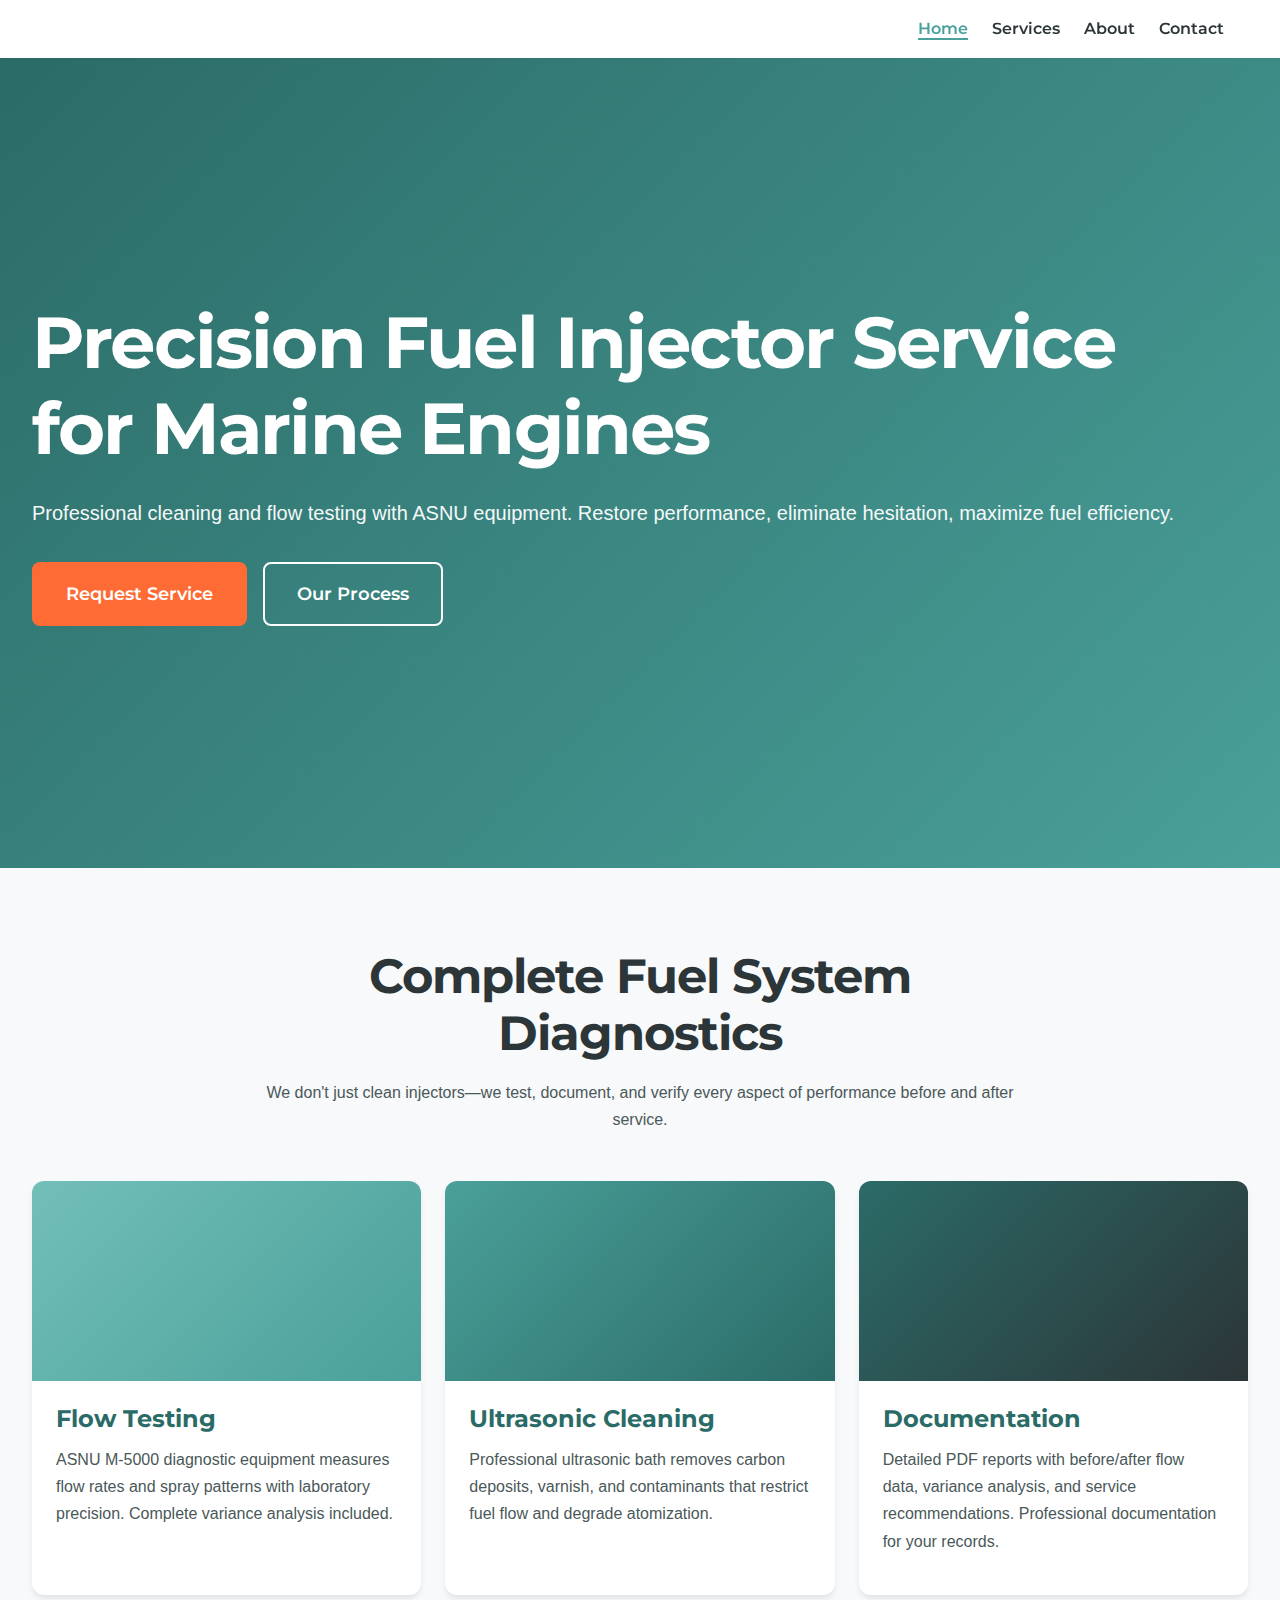
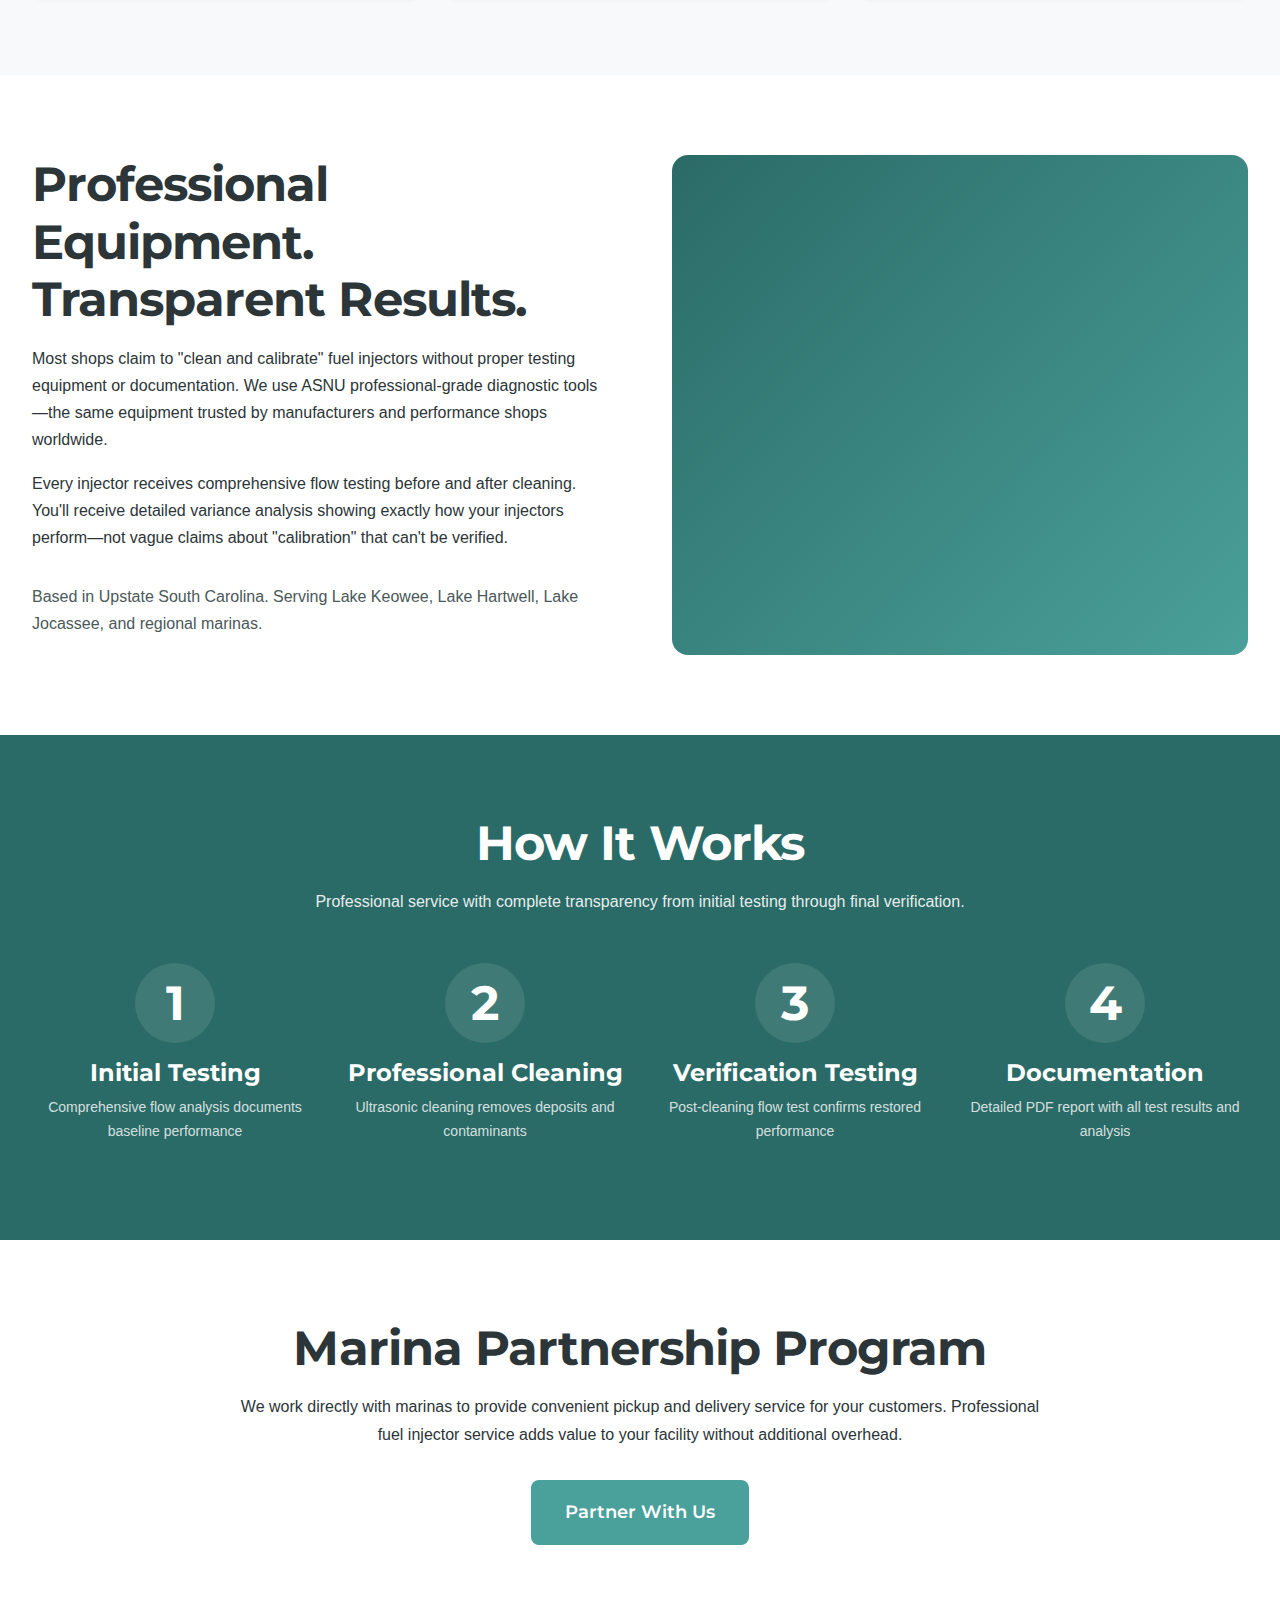
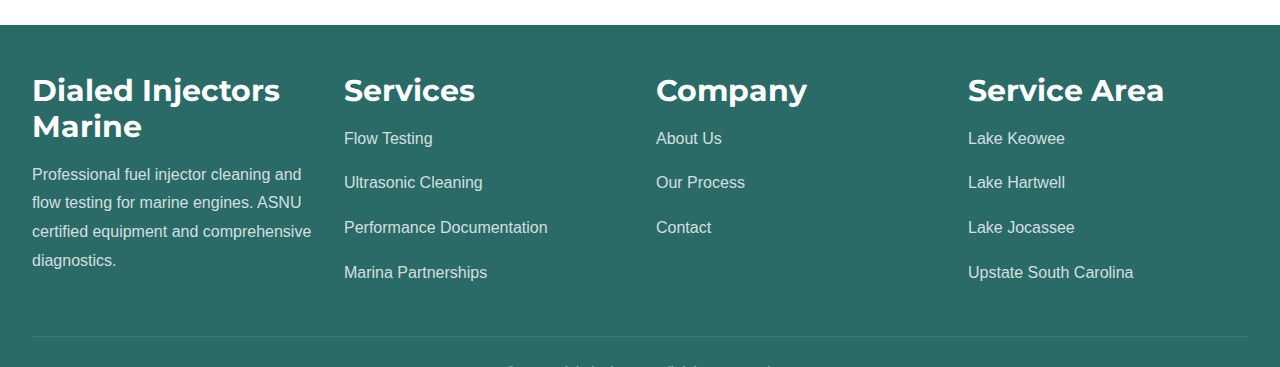
<file: index.html>
<!DOCTYPE html>
<html lang="en">
<head>
    <meta charset="UTF-8">
    <meta http-equiv="refresh" content="0;url=/marine/">
    <meta name="viewport" content="width=device-width, initial-scale=1.0">
    <title>Dialed Injectors - Professional Fuel Injector Service</title>
    <link rel="canonical" href="/marine/" />
</head>
<body>
    <p>Redirecting to <a href="/marine/">Marine Services</a>...</p>
</body>
</html>
</file>
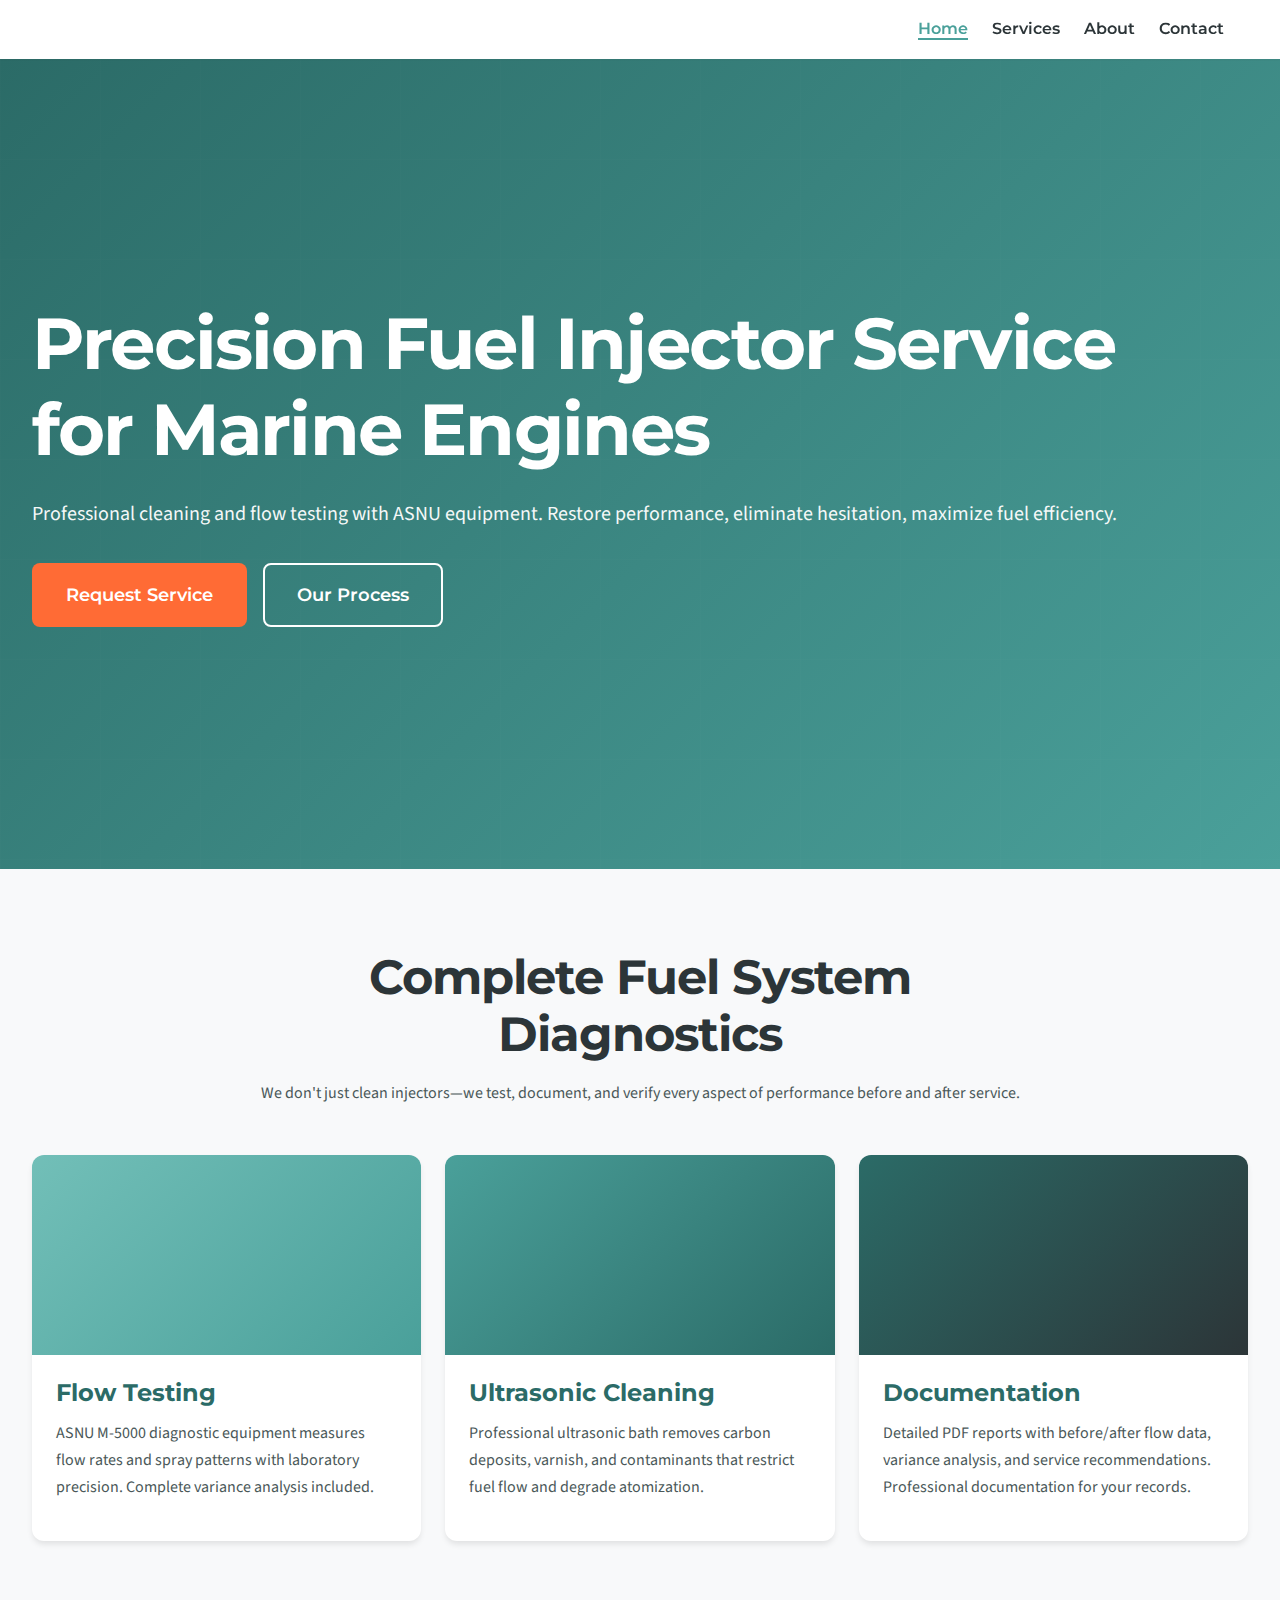
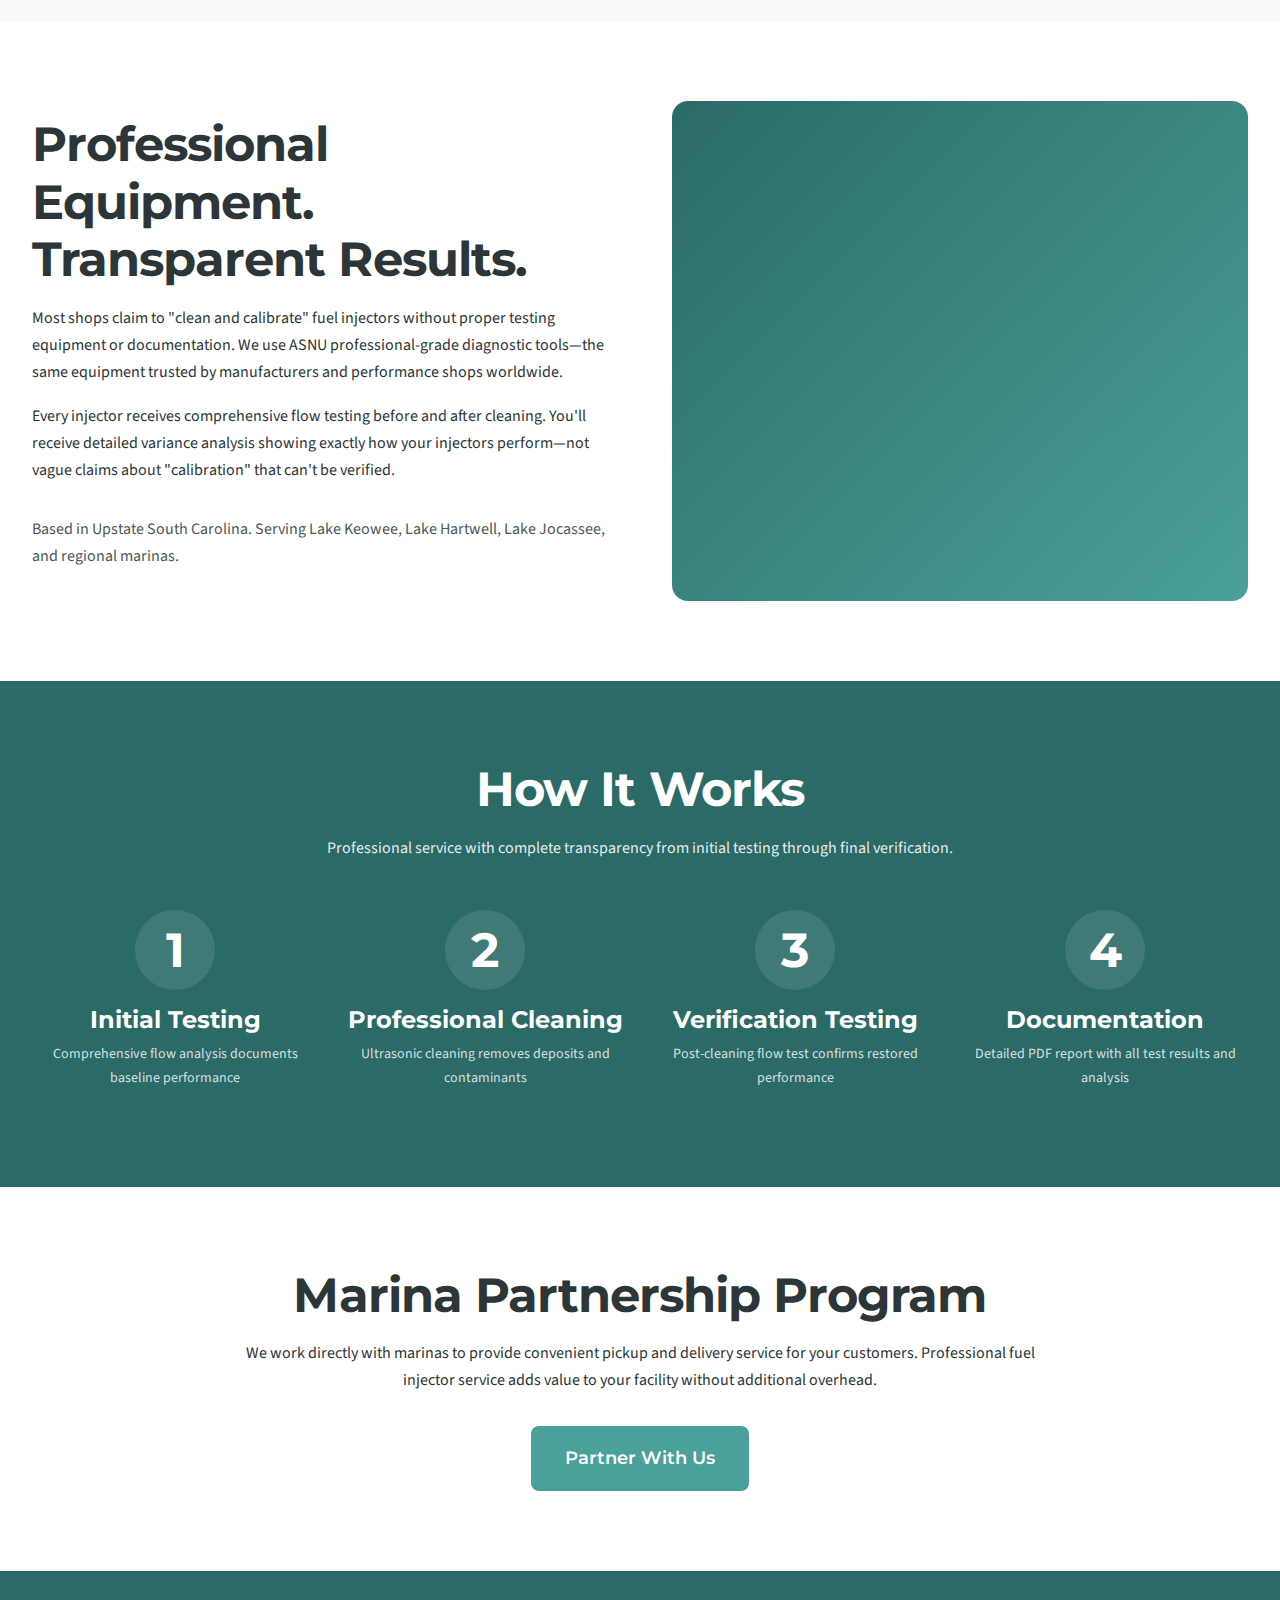
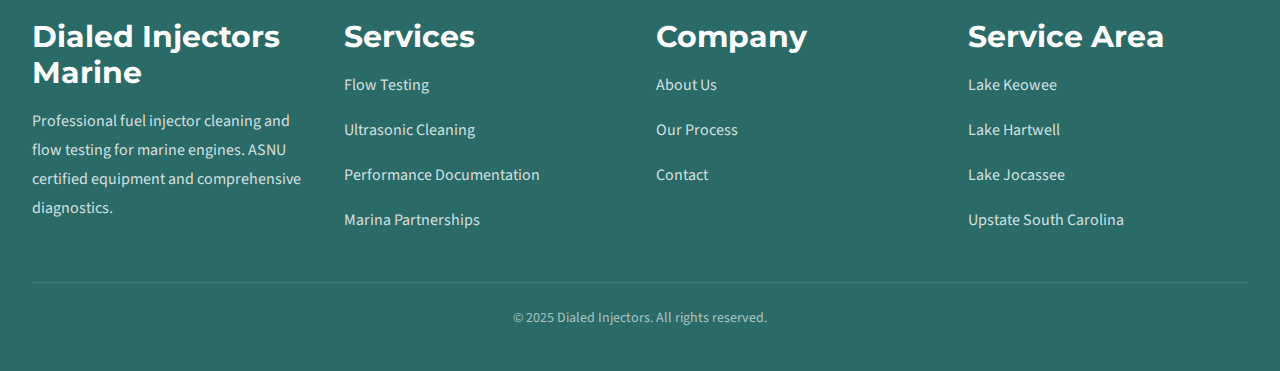
<file: marine/index.html>
<!DOCTYPE html>
<html lang="en">
<head>
    <meta charset="UTF-8">
    <meta name="viewport" content="width=device-width, initial-scale=1.0">
    <meta name="description" content="Professional marine fuel injector cleaning and flow testing service. ASNU certified equipment. Serving Lake Keowee and Upstate South Carolina marinas.">
    <title>Dialed Injectors Marine | Professional Fuel Injector Service</title>
    
    <!-- Google Fonts -->
    <link rel="preconnect" href="https://fonts.googleapis.com">
    <link rel="preconnect" href="https://fonts.gstatic.com" crossorigin>
    <link href="https://fonts.googleapis.com/css2?family=Montserrat:wght@600;700&family=Source+Sans+3:wght@300;400;600&display=swap" rel="stylesheet">
    
    <!-- Stylesheet -->
    <link rel="stylesheet" href="../css/main.css">
</head>
<body>

    <!-- ========== NAVIGATION - UPDATE IN ALL FILES ========== -->
    <nav class="nav">
        <div class="container">
            <div class="nav-container">
                <a href="index.html" class="nav-logo">
                    <img src="../images/logo.svg" alt="Dialed Injectors" class="nav-logo-img">
                </a>
                <ul class="nav-menu">
                    <li><a href="index.html" class="nav-link active">Home</a></li>
                    <li><a href="services.html" class="nav-link">Services</a></li>
                    <li><a href="about.html" class="nav-link">About</a></li>
                    <li><a href="contact.html" class="nav-link">Contact</a></li>
                </ul>
            </div>
        </div>
    </nav>
    <!-- ========== END NAVIGATION ========== -->

    <!-- ========== HERO SECTION ========== -->
    <section class="hero">
        <div class="container">
            <div class="hero-content">
                <h1>Precision Fuel Injector Service<br>for Marine Engines</h1>
                <p>Professional cleaning and flow testing with ASNU equipment. Restore performance, eliminate hesitation, maximize fuel efficiency.</p>
                <div class="flex gap-4">
                    <a href="contact.html" class="btn btn-primary btn-lg">Request Service</a>
                    <a href="services.html" class="btn btn-outline btn-lg">Our Process</a>
                </div>
            </div>
        </div>
    </section>
    <!-- ========== END HERO ========== -->

    <!-- ========== SERVICES OVERVIEW ========== -->
    <section class="section bg-off-white">
        <div class="container">
            <div class="text-center" style="max-width: 800px; margin: 0 auto var(--space-12);">
                <h2>Complete Fuel System Diagnostics</h2>
                <p class="text-secondary">We don't just clean injectors—we test, document, and verify every aspect of performance before and after service.</p>
            </div>

            <div class="grid grid-cols-3">
                <div class="card">
                    <div style="height: 200px; background: linear-gradient(135deg, var(--primary-light), var(--primary)); margin: calc(-1 * var(--space-6)) calc(-1 * var(--space-6)) var(--space-6); border-radius: var(--radius-lg) var(--radius-lg) 0 0;"></div>
                    <h3 class="card-title">Flow Testing</h3>
                    <p class="card-text">ASNU M-5000 diagnostic equipment measures flow rates and spray patterns with laboratory precision. Complete variance analysis included.</p>
                </div>

                <div class="card">
                    <div style="height: 200px; background: linear-gradient(135deg, var(--primary), var(--primary-dark)); margin: calc(-1 * var(--space-6)) calc(-1 * var(--space-6)) var(--space-6); border-radius: var(--radius-lg) var(--radius-lg) 0 0;"></div>
                    <h3 class="card-title">Ultrasonic Cleaning</h3>
                    <p class="card-text">Professional ultrasonic bath removes carbon deposits, varnish, and contaminants that restrict fuel flow and degrade atomization.</p>
                </div>

                <div class="card">
                    <div style="height: 200px; background: linear-gradient(135deg, var(--primary-dark), var(--text-primary)); margin: calc(-1 * var(--space-6)) calc(-1 * var(--space-6)) var(--space-6); border-radius: var(--radius-lg) var(--radius-lg) 0 0;"></div>
                    <h3 class="card-title">Documentation</h3>
                    <p class="card-text">Detailed PDF reports with before/after flow data, variance analysis, and service recommendations. Professional documentation for your records.</p>
                </div>
            </div>
        </div>
    </section>
    <!-- ========== END SERVICES OVERVIEW ========== -->

    <!-- ========== WHY DIALED INJECTORS ========== -->
    <section class="section">
        <div class="container">
            <div class="grid" style="grid-template-columns: 1fr 1fr; align-items: center; gap: var(--space-16);">
                <div>
                    <h2>Professional Equipment.<br>Transparent Results.</h2>
                    <p>Most shops claim to "clean and calibrate" fuel injectors without proper testing equipment or documentation. We use ASNU professional-grade diagnostic tools—the same equipment trusted by manufacturers and performance shops worldwide.</p>
                    <p>Every injector receives comprehensive flow testing before and after cleaning. You'll receive detailed variance analysis showing exactly how your injectors perform—not vague claims about "calibration" that can't be verified.</p>
                    <p class="text-secondary" style="margin-top: var(--space-8);">Based in Upstate South Carolina. Serving Lake Keowee, Lake Hartwell, Lake Jocassee, and regional marinas.</p>
                </div>
                <div style="height: 500px; background: linear-gradient(135deg, var(--primary-dark), var(--primary)); border-radius: var(--radius-xl);"></div>
            </div>
        </div>
    </section>
    <!-- ========== END WHY SECTION ========== -->

    <!-- ========== PROCESS OVERVIEW ========== -->
    <section class="section bg-primary-dark">
        <div class="container">
            <div class="text-center" style="max-width: 800px; margin: 0 auto var(--space-12);">
                <h2 style="color: var(--bg-white);">How It Works</h2>
                <p style="color: rgba(255,255,255,0.9);">Professional service with complete transparency from initial testing through final verification.</p>
            </div>

            <div class="grid grid-cols-4">
                <div class="text-center" style="color: var(--bg-white);">
                    <div style="width: 80px; height: 80px; background: rgba(255,255,255,0.1); border-radius: var(--radius-full); margin: 0 auto var(--space-4); display: flex; align-items: center; justify-content: center; font-size: var(--text-4xl); font-family: var(--font-display); font-weight: var(--weight-bold);">1</div>
                    <h4 style="color: var(--bg-white); margin-bottom: var(--space-2);">Initial Testing</h4>
                    <p style="color: rgba(255,255,255,0.8); font-size: var(--text-sm);">Comprehensive flow analysis documents baseline performance</p>
                </div>

                <div class="text-center" style="color: var(--bg-white);">
                    <div style="width: 80px; height: 80px; background: rgba(255,255,255,0.1); border-radius: var(--radius-full); margin: 0 auto var(--space-4); display: flex; align-items: center; justify-content: center; font-size: var(--text-4xl); font-family: var(--font-display); font-weight: var(--weight-bold);">2</div>
                    <h4 style="color: var(--bg-white); margin-bottom: var(--space-2);">Professional Cleaning</h4>
                    <p style="color: rgba(255,255,255,0.8); font-size: var(--text-sm);">Ultrasonic cleaning removes deposits and contaminants</p>
                </div>

                <div class="text-center" style="color: var(--bg-white);">
                    <div style="width: 80px; height: 80px; background: rgba(255,255,255,0.1); border-radius: var(--radius-full); margin: 0 auto var(--space-4); display: flex; align-items: center; justify-content: center; font-size: var(--text-4xl); font-family: var(--font-display); font-weight: var(--weight-bold);">3</div>
                    <h4 style="color: var(--bg-white); margin-bottom: var(--space-2);">Verification Testing</h4>
                    <p style="color: rgba(255,255,255,0.8); font-size: var(--text-sm);">Post-cleaning flow test confirms restored performance</p>
                </div>

                <div class="text-center" style="color: var(--bg-white);">
                    <div style="width: 80px; height: 80px; background: rgba(255,255,255,0.1); border-radius: var(--radius-full); margin: 0 auto var(--space-4); display: flex; align-items: center; justify-content: center; font-size: var(--text-4xl); font-family: var(--font-display); font-weight: var(--weight-bold);">4</div>
                    <h4 style="color: var(--bg-white); margin-bottom: var(--space-2);">Documentation</h4>
                    <p style="color: rgba(255,255,255,0.8); font-size: var(--text-sm);">Detailed PDF report with all test results and analysis</p>
                </div>
            </div>
        </div>
    </section>
    <!-- ========== END PROCESS ========== -->

    <!-- ========== MARINA PARTNERSHIPS ========== -->
    <section class="section">
        <div class="container">
            <div class="text-center" style="max-width: 800px; margin: 0 auto;">
                <h2>Marina Partnership Program</h2>
                <p>We work directly with marinas to provide convenient pickup and delivery service for your customers. Professional fuel injector service adds value to your facility without additional overhead.</p>
                <div style="margin-top: var(--space-8);">
                    <a href="contact.html" class="btn btn-secondary btn-lg">Partner With Us</a>
                </div>
            </div>
        </div>
    </section>
    <!-- ========== END MARINA PARTNERSHIPS ========== -->

    <!-- ========== FOOTER - UPDATE IN ALL FILES ========== -->
    <footer class="footer">
        <div class="container">
            <div class="footer-content">
                <div class="footer-section">
                    <h3>Dialed Injectors Marine</h3>
                    <p>Professional fuel injector cleaning and flow testing for marine engines. ASNU certified equipment and comprehensive diagnostics.</p>
                </div>

                <div class="footer-section">
                    <h3>Services</h3>
                    <p><a href="services.html">Flow Testing</a></p>
                    <p><a href="services.html">Ultrasonic Cleaning</a></p>
                    <p><a href="services.html">Performance Documentation</a></p>
                    <p><a href="services.html">Marina Partnerships</a></p>
                </div>

                <div class="footer-section">
                    <h3>Company</h3>
                    <p><a href="about.html">About Us</a></p>
                    <p><a href="services.html">Our Process</a></p>
                    <p><a href="contact.html">Contact</a></p>
                </div>

                <div class="footer-section">
                    <h3>Service Area</h3>
                    <p>Lake Keowee</p>
                    <p>Lake Hartwell</p>
                    <p>Lake Jocassee</p>
                    <p>Upstate South Carolina</p>
                </div>
            </div>

            <div class="footer-bottom">
                <p>&copy; 2025 Dialed Injectors. All rights reserved.</p>
            </div>
        </div>
    </footer>
    <!-- ========== END FOOTER ========== -->

</body>
</html>
</file>
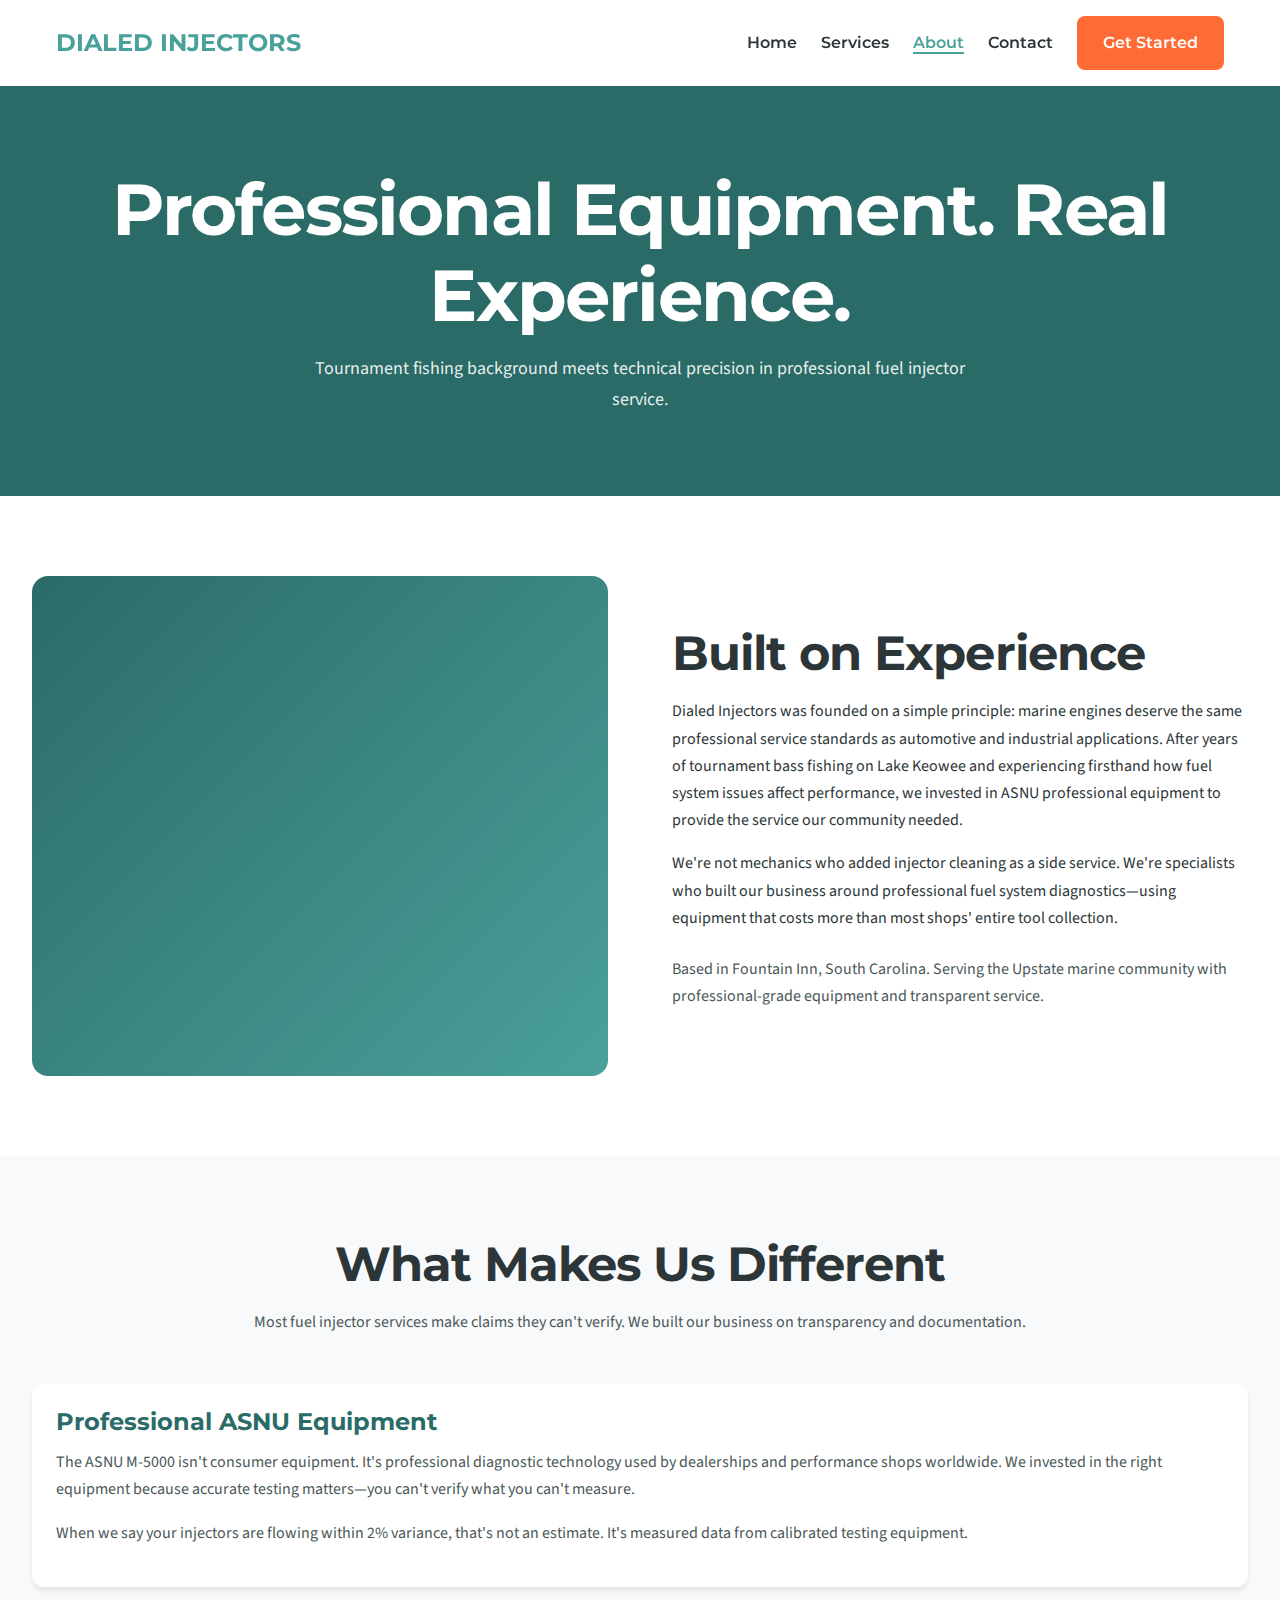
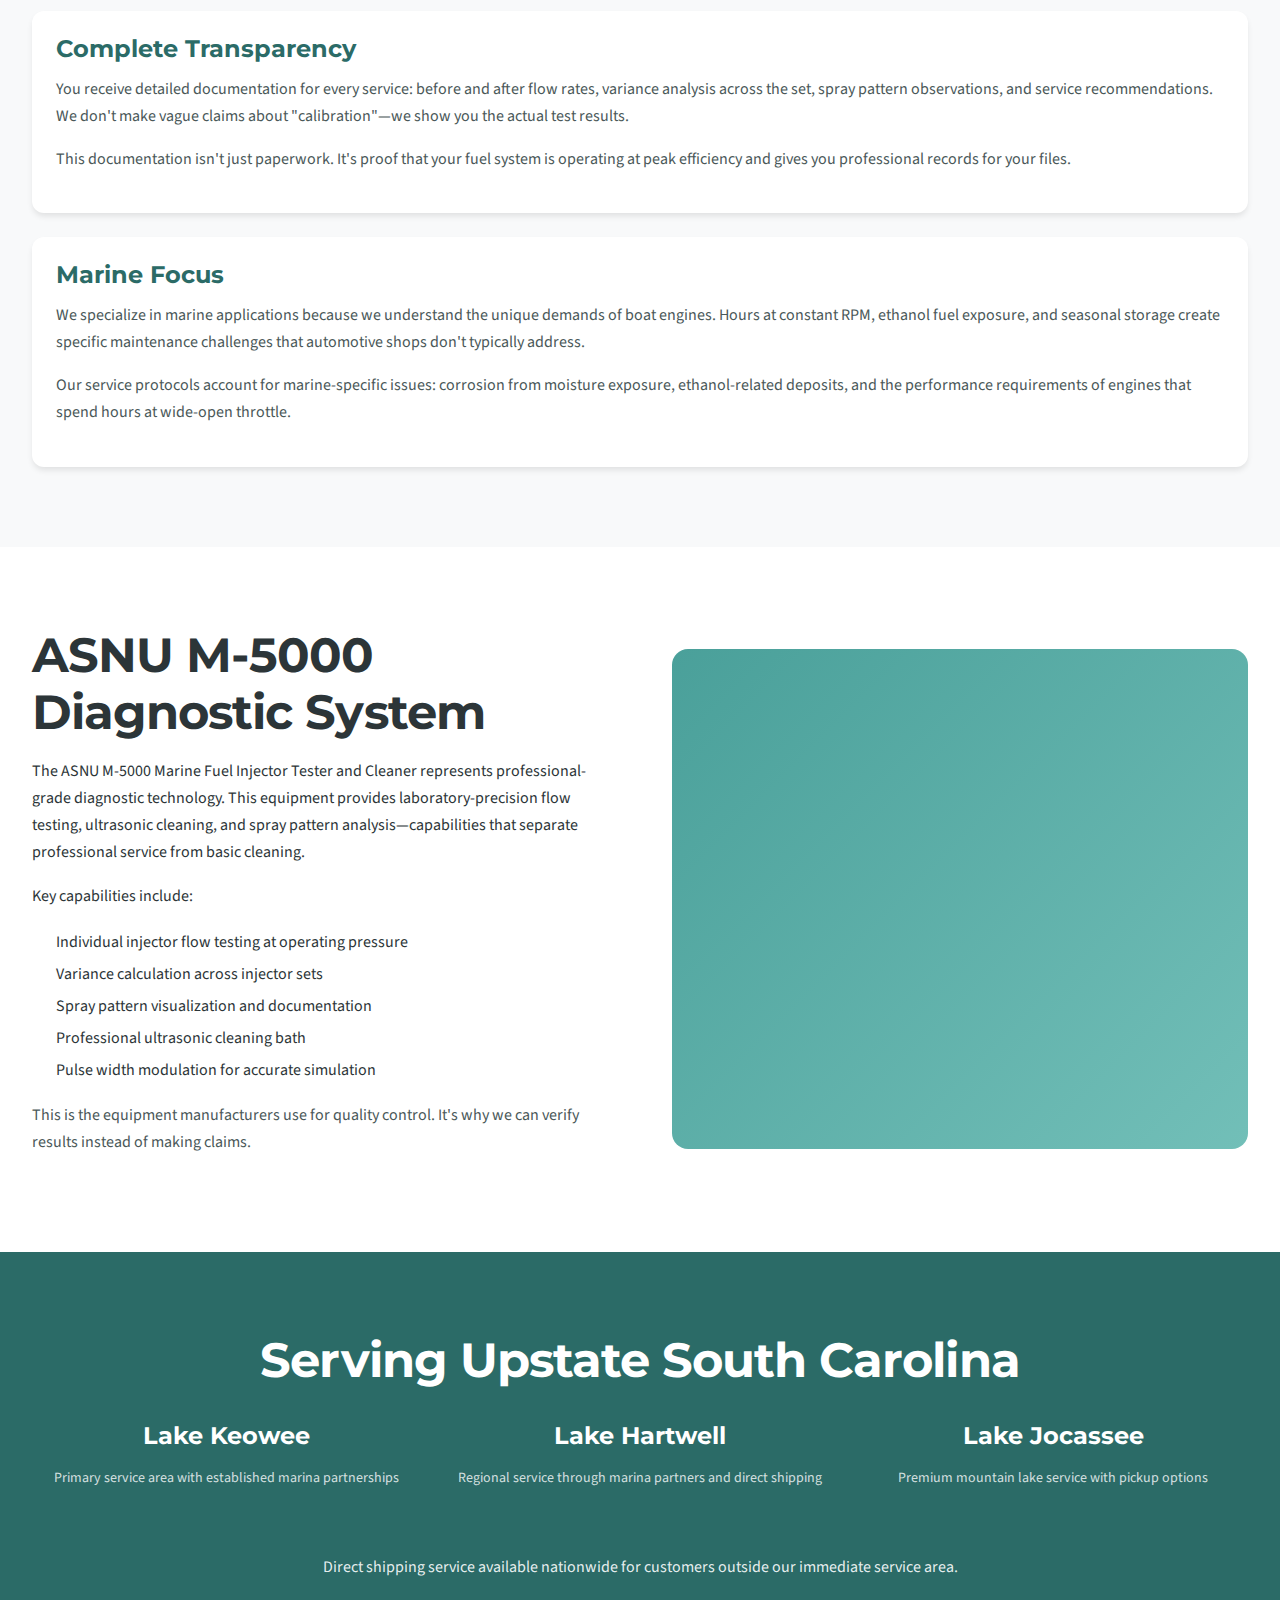
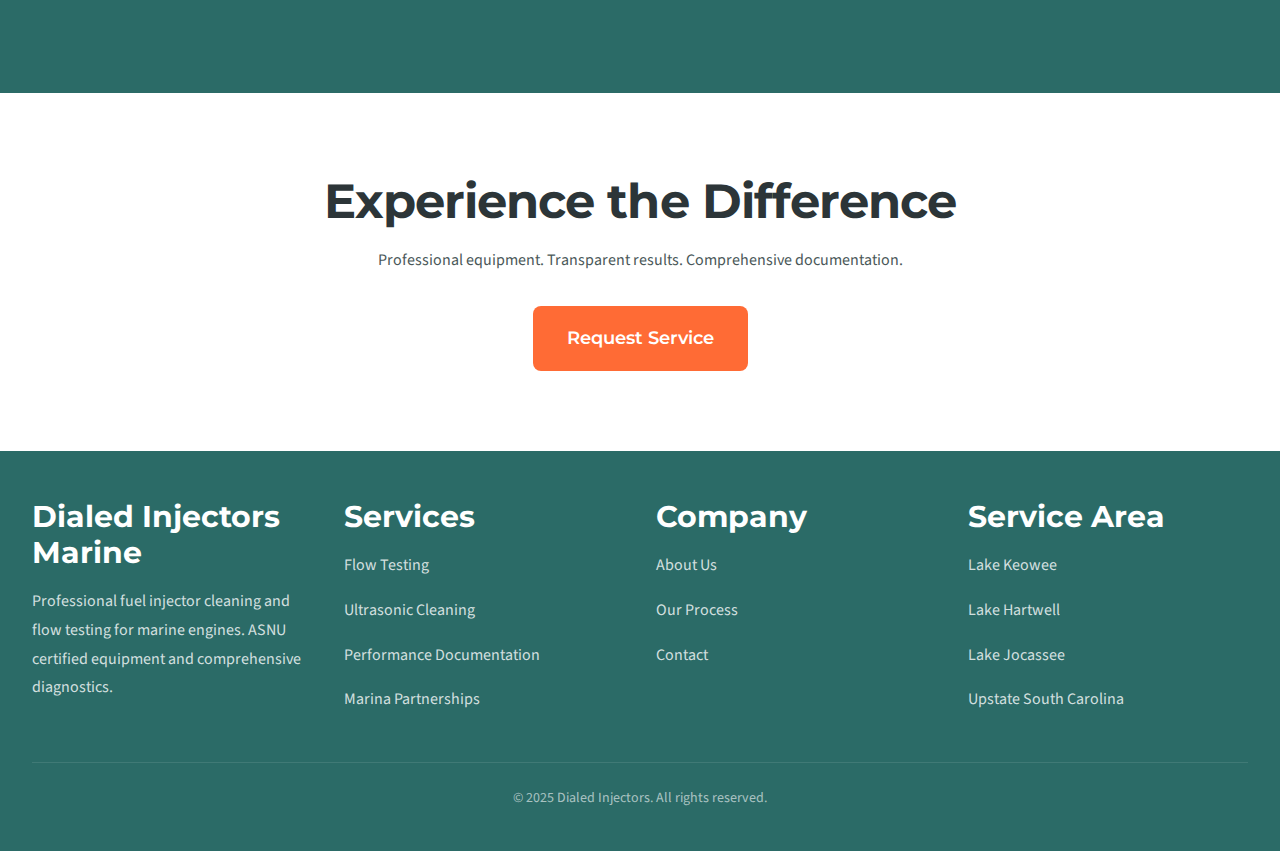
<file: marine/about.html>
<!DOCTYPE html>
<html lang="en">
<head>
    <meta charset="UTF-8">
    <meta name="viewport" content="width=device-width, initial-scale=1.0">
    <meta name="description" content="About Dialed Injectors Marine - Professional fuel injector service with ASNU equipment. Tournament fishing experience meets technical expertise.">
    <title>About | Dialed Injectors Marine</title>
    
    <!-- Google Fonts -->
    <link rel="preconnect" href="https://fonts.googleapis.com">
    <link rel="preconnect" href="https://fonts.gstatic.com" crossorigin>
    <link href="https://fonts.googleapis.com/css2?family=Montserrat:wght@600;700&family=Source+Sans+3:wght@300;400;600&display=swap" rel="stylesheet">
    
    <!-- Stylesheet -->
    <link rel="stylesheet" href="../css/main.css">
</head>
<body>

    <!-- ========== NAVIGATION - UPDATE IN ALL FILES ========== -->
    <nav class="nav">
        <div class="container">
            <div class="nav-container">
                <a href="index.html" class="nav-logo">DIALED INJECTORS</a>
                <ul class="nav-menu">
                    <li><a href="index.html" class="nav-link">Home</a></li>
                    <li><a href="services.html" class="nav-link">Services</a></li>
                    <li><a href="about.html" class="nav-link active">About</a></li>
                    <li><a href="contact.html" class="nav-link">Contact</a></li>
                    <li><a href="contact.html" class="btn btn-primary">Get Started</a></li>
                </ul>
            </div>
        </div>
    </nav>
    <!-- ========== END NAVIGATION ========== -->

    <!-- ========== PAGE HEADER ========== -->
    <section class="section bg-primary-dark">
        <div class="container text-center">
            <h1 style="color: var(--bg-white);">Professional Equipment. Real Experience.</h1>
            <p style="color: rgba(255,255,255,0.9); max-width: 700px; margin: 0 auto; font-size: var(--text-lg);">Tournament fishing background meets technical precision in professional fuel injector service.</p>
        </div>
    </section>
    <!-- ========== END PAGE HEADER ========== -->

    <!-- ========== OUR STORY ========== -->
    <section class="section">
        <div class="container">
            <div class="grid" style="grid-template-columns: 1fr 1fr; align-items: center; gap: var(--space-16);">
                <div style="height: 500px; background: linear-gradient(135deg, var(--primary-dark), var(--primary)); border-radius: var(--radius-xl);"></div>
                <div>
                    <h2>Built on Experience</h2>
                    <p>Dialed Injectors was founded on a simple principle: marine engines deserve the same professional service standards as automotive and industrial applications. After years of tournament bass fishing on Lake Keowee and experiencing firsthand how fuel system issues affect performance, we invested in ASNU professional equipment to provide the service our community needed.</p>
                    <p>We're not mechanics who added injector cleaning as a side service. We're specialists who built our business around professional fuel system diagnostics—using equipment that costs more than most shops' entire tool collection.</p>
                    <p class="text-secondary" style="margin-top: var(--space-6);">Based in Fountain Inn, South Carolina. Serving the Upstate marine community with professional-grade equipment and transparent service.</p>
                </div>
            </div>
        </div>
    </section>
    <!-- ========== END OUR STORY ========== -->

    <!-- ========== WHY DIFFERENT ========== -->
    <section class="section bg-off-white">
        <div class="container">
            <div class="text-center" style="max-width: 800px; margin: 0 auto var(--space-12);">
                <h2>What Makes Us Different</h2>
                <p class="text-secondary">Most fuel injector services make claims they can't verify. We built our business on transparency and documentation.</p>
            </div>

            <div class="grid">
                <div class="card">
                    <h3 class="card-title">Professional ASNU Equipment</h3>
                    <p class="card-text">The ASNU M-5000 isn't consumer equipment. It's professional diagnostic technology used by dealerships and performance shops worldwide. We invested in the right equipment because accurate testing matters—you can't verify what you can't measure.</p>
                    <p class="card-text">When we say your injectors are flowing within 2% variance, that's not an estimate. It's measured data from calibrated testing equipment.</p>
                </div>

                <div class="card">
                    <h3 class="card-title">Complete Transparency</h3>
                    <p class="card-text">You receive detailed documentation for every service: before and after flow rates, variance analysis across the set, spray pattern observations, and service recommendations. We don't make vague claims about "calibration"—we show you the actual test results.</p>
                    <p class="card-text">This documentation isn't just paperwork. It's proof that your fuel system is operating at peak efficiency and gives you professional records for your files.</p>
                </div>

                <div class="card">
                    <h3 class="card-title">Marine Focus</h3>
                    <p class="card-text">We specialize in marine applications because we understand the unique demands of boat engines. Hours at constant RPM, ethanol fuel exposure, and seasonal storage create specific maintenance challenges that automotive shops don't typically address.</p>
                    <p class="card-text">Our service protocols account for marine-specific issues: corrosion from moisture exposure, ethanol-related deposits, and the performance requirements of engines that spend hours at wide-open throttle.</p>
                </div>
            </div>
        </div>
    </section>
    <!-- ========== END WHY DIFFERENT ========== -->

    <!-- ========== EQUIPMENT ========== -->
    <section class="section">
        <div class="container">
            <div class="grid" style="grid-template-columns: 1fr 1fr; align-items: center; gap: var(--space-16);">
                <div>
                    <h2>ASNU M-5000 Diagnostic System</h2>
                    <p>The ASNU M-5000 Marine Fuel Injector Tester and Cleaner represents professional-grade diagnostic technology. This equipment provides laboratory-precision flow testing, ultrasonic cleaning, and spray pattern analysis—capabilities that separate professional service from basic cleaning.</p>
                    <p>Key capabilities include:</p>
                    <p style="margin-left: var(--space-6); line-height: 2;">
                        Individual injector flow testing at operating pressure<br>
                        Variance calculation across injector sets<br>
                        Spray pattern visualization and documentation<br>
                        Professional ultrasonic cleaning bath<br>
                        Pulse width modulation for accurate simulation
                    </p>
                    <p class="text-secondary">This is the equipment manufacturers use for quality control. It's why we can verify results instead of making claims.</p>
                </div>
                <div style="height: 500px; background: linear-gradient(135deg, var(--primary), var(--primary-light)); border-radius: var(--radius-xl);"></div>
            </div>
        </div>
    </section>
    <!-- ========== END EQUIPMENT ========== -->

    <!-- ========== SERVICE AREA ========== -->
    <section class="section bg-primary-dark">
        <div class="container">
            <div class="text-center">
                <h2 style="color: var(--bg-white); margin-bottom: var(--space-8);">Serving Upstate South Carolina</h2>
                
                <div class="grid grid-cols-3" style="margin-bottom: var(--space-12);">
                    <div style="color: var(--bg-white);">
                        <h4 style="color: var(--bg-white);">Lake Keowee</h4>
                        <p style="color: rgba(255,255,255,0.8); font-size: var(--text-sm);">Primary service area with established marina partnerships</p>
                    </div>
                    <div style="color: var(--bg-white);">
                        <h4 style="color: var(--bg-white);">Lake Hartwell</h4>
                        <p style="color: rgba(255,255,255,0.8); font-size: var(--text-sm);">Regional service through marina partners and direct shipping</p>
                    </div>
                    <div style="color: var(--bg-white);">
                        <h4 style="color: var(--bg-white);">Lake Jocassee</h4>
                        <p style="color: rgba(255,255,255,0.8); font-size: var(--text-sm);">Premium mountain lake service with pickup options</p>
                    </div>
                </div>

                <p style="color: rgba(255,255,255,0.9); max-width: 700px; margin: 0 auto var(--space-8);">Direct shipping service available nationwide for customers outside our immediate service area.</p>
            </div>
        </div>
    </section>
    <!-- ========== END SERVICE AREA ========== -->

    <!-- ========== CTA ========== -->
    <section class="section">
        <div class="container text-center">
            <h2>Experience the Difference</h2>
            <p class="text-secondary" style="max-width: 600px; margin: 0 auto var(--space-8);">Professional equipment. Transparent results. Comprehensive documentation.</p>
            <a href="contact.html" class="btn btn-primary btn-lg">Request Service</a>
        </div>
    </section>
    <!-- ========== END CTA ========== -->

    <!-- ========== FOOTER - UPDATE IN ALL FILES ========== -->
    <footer class="footer">
        <div class="container">
            <div class="footer-content">
                <div class="footer-section">
                    <h3>Dialed Injectors Marine</h3>
                    <p>Professional fuel injector cleaning and flow testing for marine engines. ASNU certified equipment and comprehensive diagnostics.</p>
                </div>

                <div class="footer-section">
                    <h3>Services</h3>
                    <p><a href="services.html">Flow Testing</a></p>
                    <p><a href="services.html">Ultrasonic Cleaning</a></p>
                    <p><a href="services.html">Performance Documentation</a></p>
                    <p><a href="services.html">Marina Partnerships</a></p>
                </div>

                <div class="footer-section">
                    <h3>Company</h3>
                    <p><a href="about.html">About Us</a></p>
                    <p><a href="services.html">Our Process</a></p>
                    <p><a href="contact.html">Contact</a></p>
                </div>

                <div class="footer-section">
                    <h3>Service Area</h3>
                    <p>Lake Keowee</p>
                    <p>Lake Hartwell</p>
                    <p>Lake Jocassee</p>
                    <p>Upstate South Carolina</p>
                </div>
            </div>

            <div class="footer-bottom">
                <p>&copy; 2025 Dialed Injectors. All rights reserved.</p>
            </div>
        </div>
    </footer>
    <!-- ========== END FOOTER ========== -->

</body>
</html>
</file>
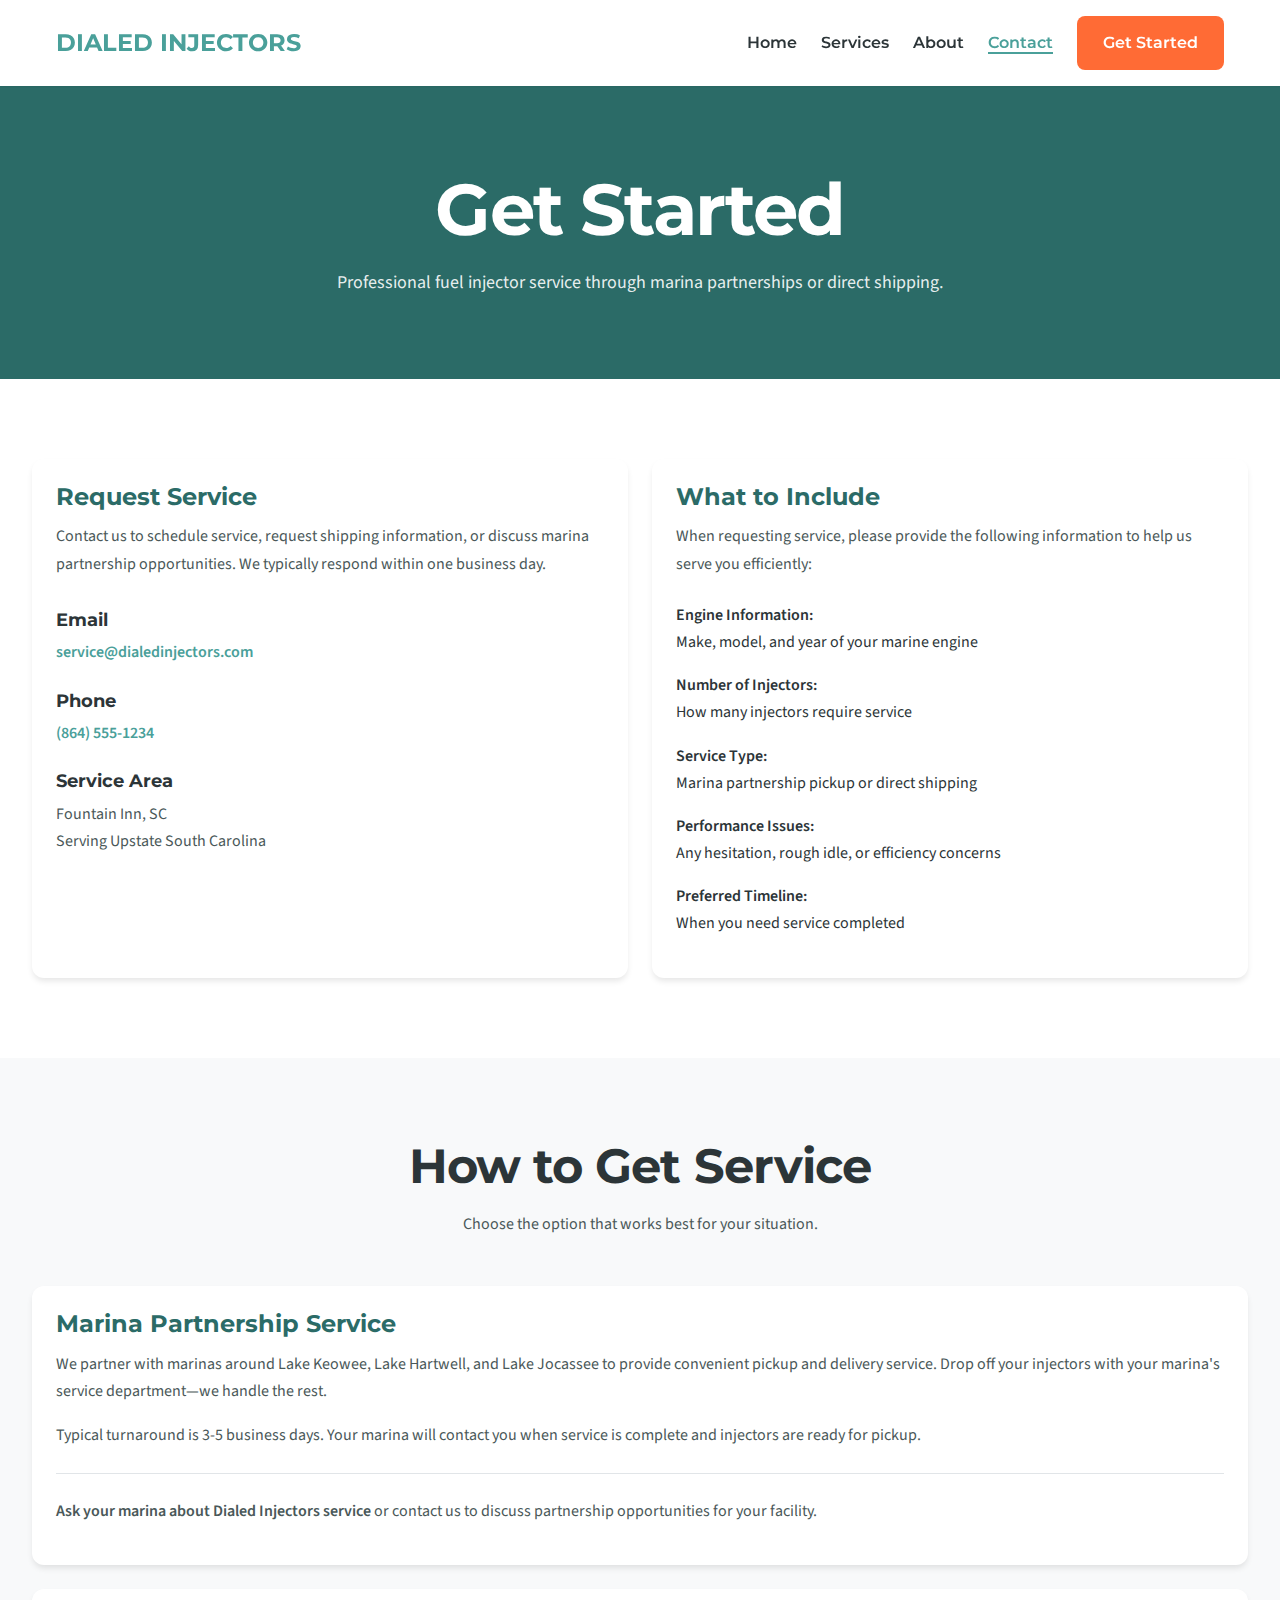
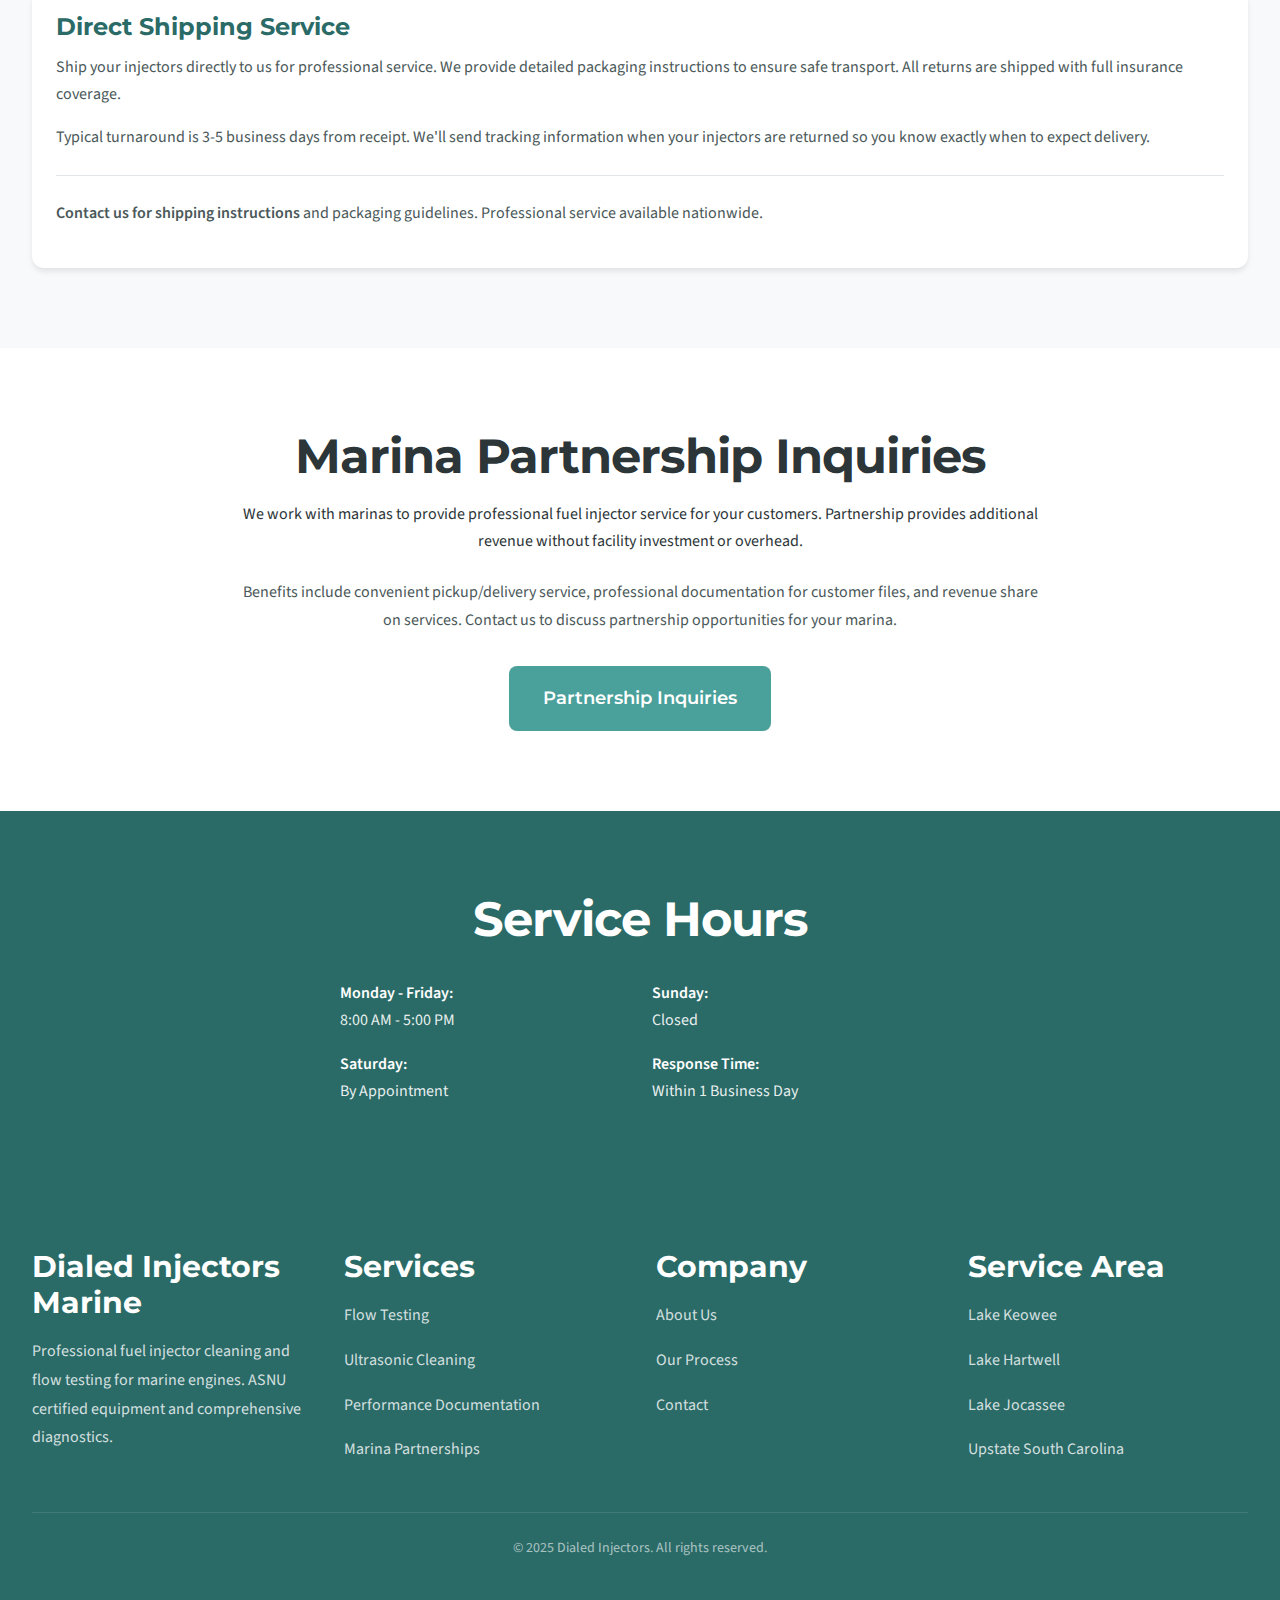
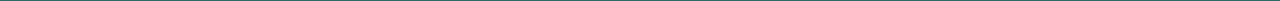
<file: marine/contact.html>
<!DOCTYPE html>
<html lang="en">
<head>
    <meta charset="UTF-8">
    <meta name="viewport" content="width=device-width, initial-scale=1.0">
    <meta name="description" content="Contact Dialed Injectors Marine for professional fuel injector service. Marina partnerships and direct shipping available.">
    <title>Contact | Dialed Injectors Marine</title>
    
    <!-- Google Fonts -->
    <link rel="preconnect" href="https://fonts.googleapis.com">
    <link rel="preconnect" href="https://fonts.gstatic.com" crossorigin>
    <link href="https://fonts.googleapis.com/css2?family=Montserrat:wght@600;700&family=Source+Sans+3:wght@300;400;600&display=swap" rel="stylesheet">
    
    <!-- Stylesheet -->
    <link rel="stylesheet" href="../css/main.css">
</head>
<body>

    <!-- ========== NAVIGATION - UPDATE IN ALL FILES ========== -->
    <nav class="nav">
        <div class="container">
            <div class="nav-container">
                <a href="index.html" class="nav-logo">DIALED INJECTORS</a>
                <ul class="nav-menu">
                    <li><a href="index.html" class="nav-link">Home</a></li>
                    <li><a href="services.html" class="nav-link">Services</a></li>
                    <li><a href="about.html" class="nav-link">About</a></li>
                    <li><a href="contact.html" class="nav-link active">Contact</a></li>
                    <li><a href="contact.html" class="btn btn-primary">Get Started</a></li>
                </ul>
            </div>
        </div>
    </nav>
    <!-- ========== END NAVIGATION ========== -->

    <!-- ========== PAGE HEADER ========== -->
    <section class="section bg-primary-dark">
        <div class="container text-center">
            <h1 style="color: var(--bg-white);">Get Started</h1>
            <p style="color: rgba(255,255,255,0.9); max-width: 700px; margin: 0 auto; font-size: var(--text-lg);">Professional fuel injector service through marina partnerships or direct shipping.</p>
        </div>
    </section>
    <!-- ========== END PAGE HEADER ========== -->

    <!-- ========== CONTACT OPTIONS ========== -->
    <section class="section">
        <div class="container">
            <div class="grid grid-cols-2">
                <div class="card">
                    <h3 class="card-title">Request Service</h3>
                    <p class="card-text">Contact us to schedule service, request shipping information, or discuss marina partnership opportunities. We typically respond within one business day.</p>
                    
                    <div style="margin-top: var(--space-8);">
                        <div style="margin-bottom: var(--space-6);">
                            <h4 style="font-size: var(--text-lg); margin-bottom: var(--space-2);">Email</h4>
                            <p><a href="mailto:service@dialedinjectors.com" style="color: var(--primary); font-weight: var(--weight-semibold);">service@dialedinjectors.com</a></p>
                        </div>
                        
                        <div style="margin-bottom: var(--space-6);">
                            <h4 style="font-size: var(--text-lg); margin-bottom: var(--space-2);">Phone</h4>
                            <p><a href="tel:+18645551234" style="color: var(--primary); font-weight: var(--weight-semibold);">(864) 555-1234</a></p>
                        </div>
                        
                        <div>
                            <h4 style="font-size: var(--text-lg); margin-bottom: var(--space-2);">Service Area</h4>
                            <p class="text-secondary">Fountain Inn, SC<br>Serving Upstate South Carolina</p>
                        </div>
                    </div>
                </div>

                <div class="card">
                    <h3 class="card-title">What to Include</h3>
                    <p class="card-text">When requesting service, please provide the following information to help us serve you efficiently:</p>
                    
                    <div style="margin-top: var(--space-6); line-height: 2;">
                        <p><strong>Engine Information:</strong><br>
                        Make, model, and year of your marine engine</p>
                        
                        <p><strong>Number of Injectors:</strong><br>
                        How many injectors require service</p>
                        
                        <p><strong>Service Type:</strong><br>
                        Marina partnership pickup or direct shipping</p>
                        
                        <p><strong>Performance Issues:</strong><br>
                        Any hesitation, rough idle, or efficiency concerns</p>
                        
                        <p><strong>Preferred Timeline:</strong><br>
                        When you need service completed</p>
                    </div>
                </div>
            </div>
        </div>
    </section>
    <!-- ========== END CONTACT OPTIONS ========== -->

    <!-- ========== SERVICE OPTIONS ========== -->
    <section class="section bg-off-white">
        <div class="container">
            <div class="text-center" style="max-width: 800px; margin: 0 auto var(--space-12);">
                <h2>How to Get Service</h2>
                <p class="text-secondary">Choose the option that works best for your situation.</p>
            </div>

            <div class="grid">
                <div class="card">
                    <h3 class="card-title">Marina Partnership Service</h3>
                    <p class="card-text">We partner with marinas around Lake Keowee, Lake Hartwell, and Lake Jocassee to provide convenient pickup and delivery service. Drop off your injectors with your marina's service department—we handle the rest.</p>
                    <p class="card-text">Typical turnaround is 3-5 business days. Your marina will contact you when service is complete and injectors are ready for pickup.</p>
                    <p class="card-text" style="margin-top: var(--space-6); padding-top: var(--space-6); border-top: 1px solid var(--bg-light);"><strong>Ask your marina about Dialed Injectors service</strong> or contact us to discuss partnership opportunities for your facility.</p>
                </div>

                <div class="card">
                    <h3 class="card-title">Direct Shipping Service</h3>
                    <p class="card-text">Ship your injectors directly to us for professional service. We provide detailed packaging instructions to ensure safe transport. All returns are shipped with full insurance coverage.</p>
                    <p class="card-text">Typical turnaround is 3-5 business days from receipt. We'll send tracking information when your injectors are returned so you know exactly when to expect delivery.</p>
                    <p class="card-text" style="margin-top: var(--space-6); padding-top: var(--space-6); border-top: 1px solid var(--bg-light);"><strong>Contact us for shipping instructions</strong> and packaging guidelines. Professional service available nationwide.</p>
                </div>
            </div>
        </div>
    </section>
    <!-- ========== END SERVICE OPTIONS ========== -->

    <!-- ========== MARINA PARTNERS ========== -->
    <section class="section">
        <div class="container">
            <div class="text-center" style="max-width: 800px; margin: 0 auto;">
                <h2>Marina Partnership Inquiries</h2>
                <p>We work with marinas to provide professional fuel injector service for your customers. Partnership provides additional revenue without facility investment or overhead.</p>
                <p class="text-secondary" style="margin-top: var(--space-6);">Benefits include convenient pickup/delivery service, professional documentation for customer files, and revenue share on services. Contact us to discuss partnership opportunities for your marina.</p>
                <div style="margin-top: var(--space-8);">
                    <a href="mailto:partnerships@dialedinjectors.com" class="btn btn-secondary btn-lg">Partnership Inquiries</a>
                </div>
            </div>
        </div>
    </section>
    <!-- ========== END MARINA PARTNERS ========== -->

    <!-- ========== BUSINESS HOURS ========== -->
    <section class="section bg-primary-dark">
        <div class="container">
            <div class="text-center">
                <h2 style="color: var(--bg-white); margin-bottom: var(--space-8);">Service Hours</h2>
                
                <div class="grid grid-cols-2" style="max-width: 600px; margin: 0 auto;">
                    <div style="color: var(--bg-white); text-align: left;">
                        <p style="color: rgba(255,255,255,0.9); margin-bottom: var(--space-4);">
                            <strong style="color: var(--bg-white);">Monday - Friday:</strong><br>
                            8:00 AM - 5:00 PM
                        </p>
                        <p style="color: rgba(255,255,255,0.9);">
                            <strong style="color: var(--bg-white);">Saturday:</strong><br>
                            By Appointment
                        </p>
                    </div>
                    <div style="color: var(--bg-white); text-align: left;">
                        <p style="color: rgba(255,255,255,0.9); margin-bottom: var(--space-4);">
                            <strong style="color: var(--bg-white);">Sunday:</strong><br>
                            Closed
                        </p>
                        <p style="color: rgba(255,255,255,0.9);">
                            <strong style="color: var(--bg-white);">Response Time:</strong><br>
                            Within 1 Business Day
                        </p>
                    </div>
                </div>
            </div>
        </div>
    </section>
    <!-- ========== END BUSINESS HOURS ========== -->

    <!-- ========== FOOTER - UPDATE IN ALL FILES ========== -->
    <footer class="footer">
        <div class="container">
            <div class="footer-content">
                <div class="footer-section">
                    <h3>Dialed Injectors Marine</h3>
                    <p>Professional fuel injector cleaning and flow testing for marine engines. ASNU certified equipment and comprehensive diagnostics.</p>
                </div>

                <div class="footer-section">
                    <h3>Services</h3>
                    <p><a href="services.html">Flow Testing</a></p>
                    <p><a href="services.html">Ultrasonic Cleaning</a></p>
                    <p><a href="services.html">Performance Documentation</a></p>
                    <p><a href="services.html">Marina Partnerships</a></p>
                </div>

                <div class="footer-section">
                    <h3>Company</h3>
                    <p><a href="about.html">About Us</a></p>
                    <p><a href="services.html">Our Process</a></p>
                    <p><a href="contact.html">Contact</a></p>
                </div>

                <div class="footer-section">
                    <h3>Service Area</h3>
                    <p>Lake Keowee</p>
                    <p>Lake Hartwell</p>
                    <p>Lake Jocassee</p>
                    <p>Upstate South Carolina</p>
                </div>
            </div>

            <div class="footer-bottom">
                <p>&copy; 2025 Dialed Injectors. All rights reserved.</p>
            </div>
        </div>
    </footer>
    <!-- ========== END FOOTER ========== -->

</body>
</html>
</file>
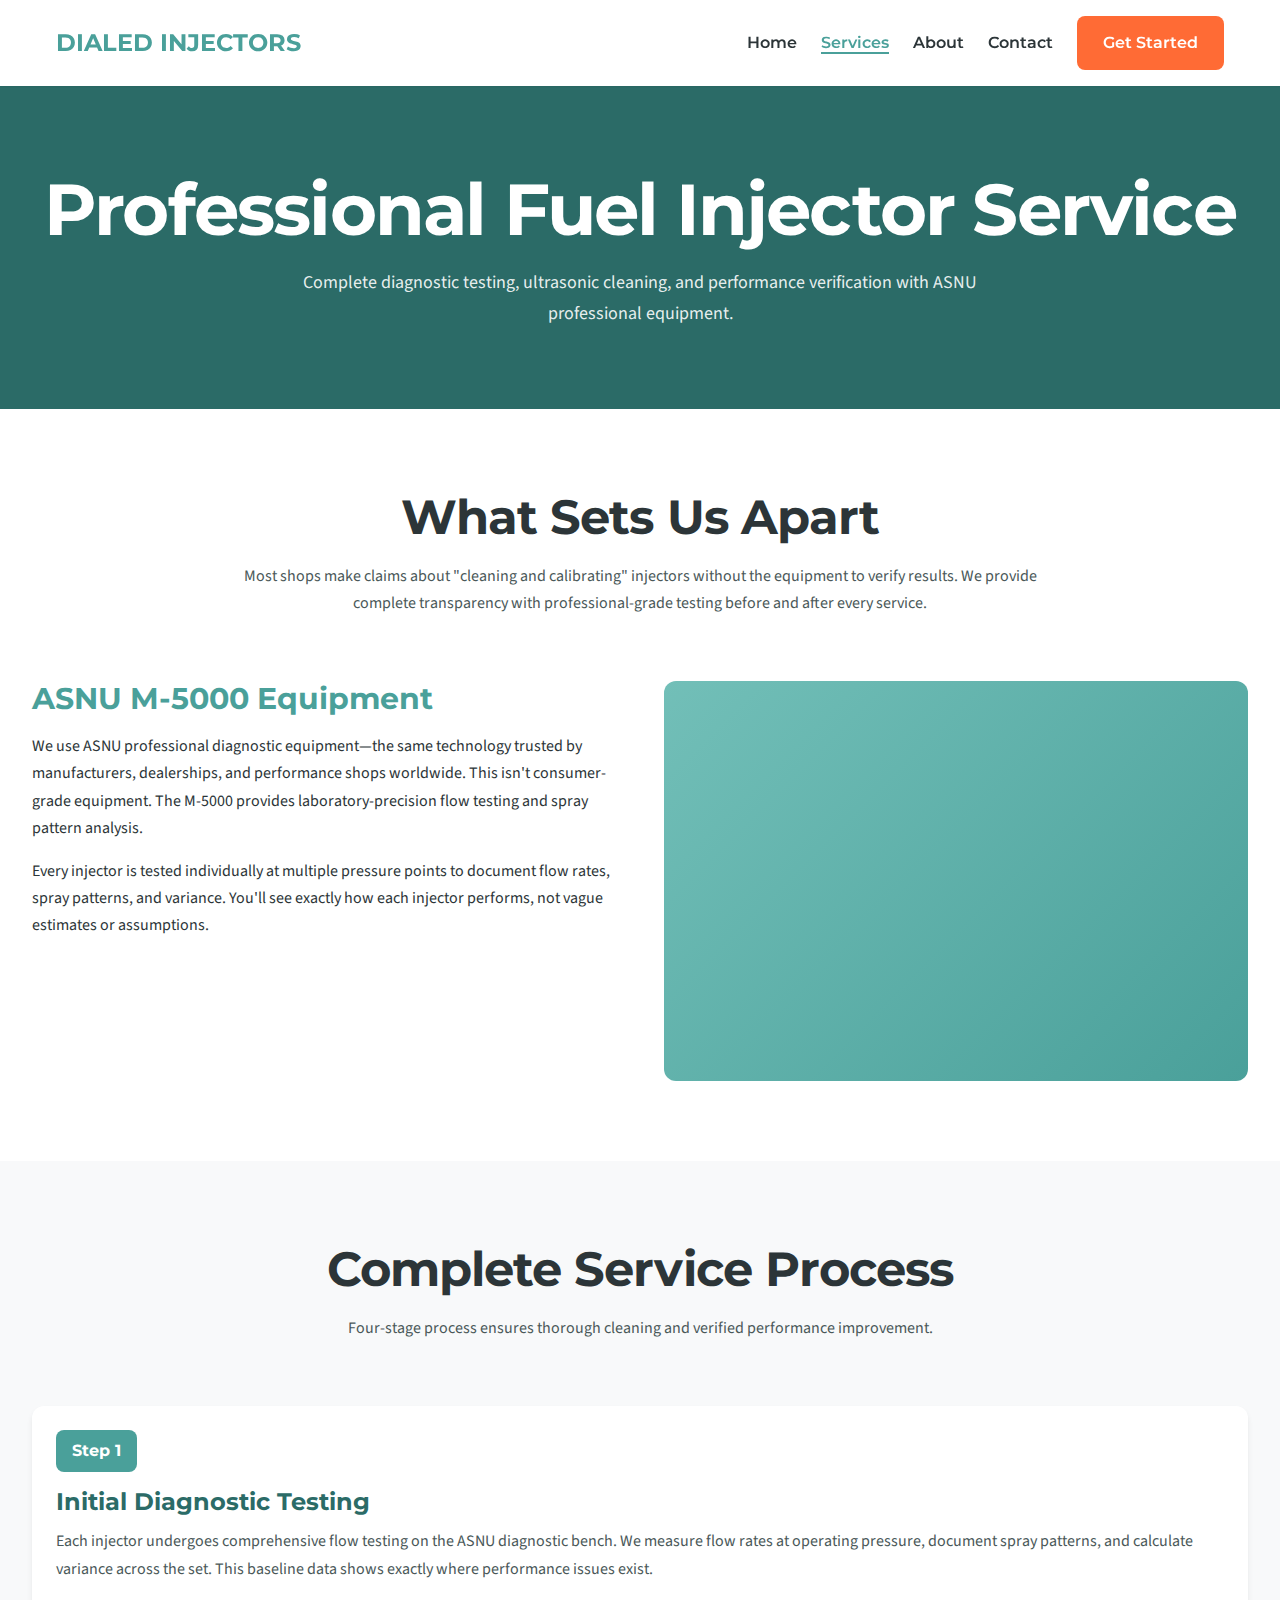
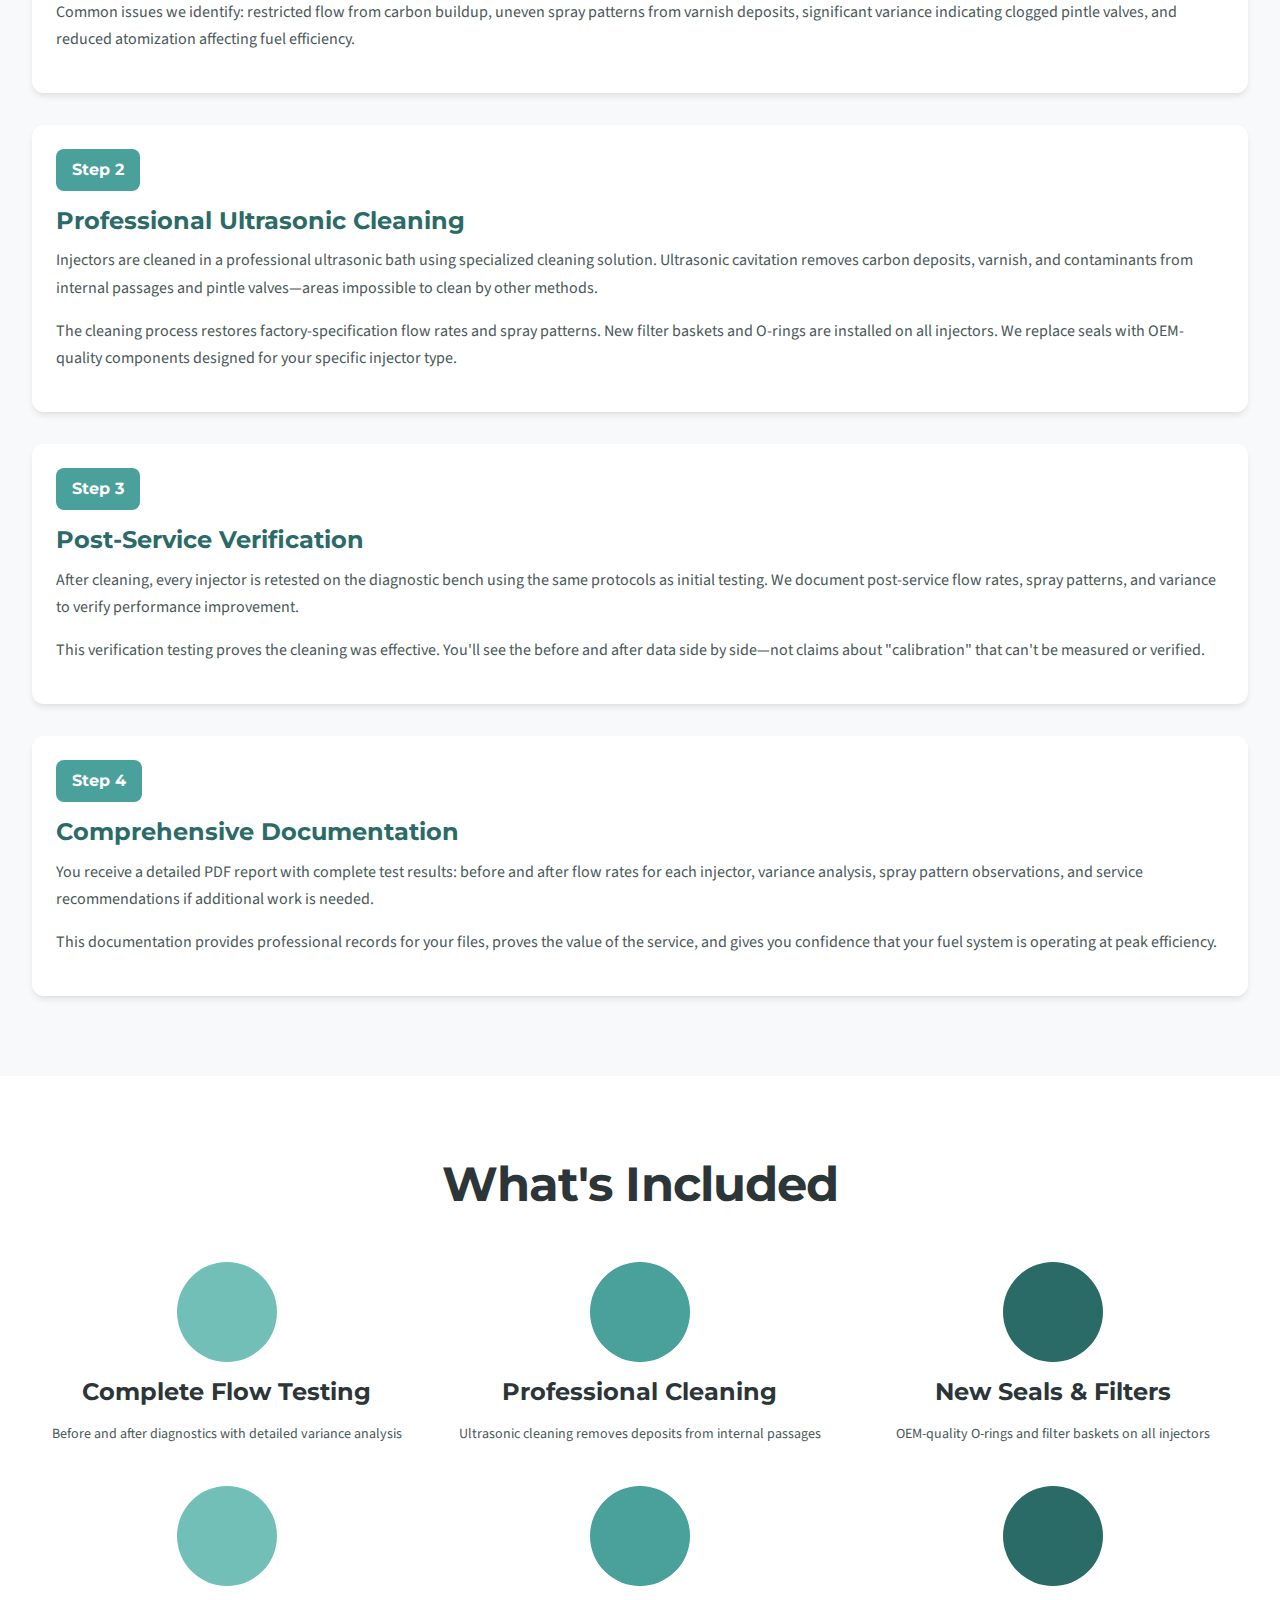
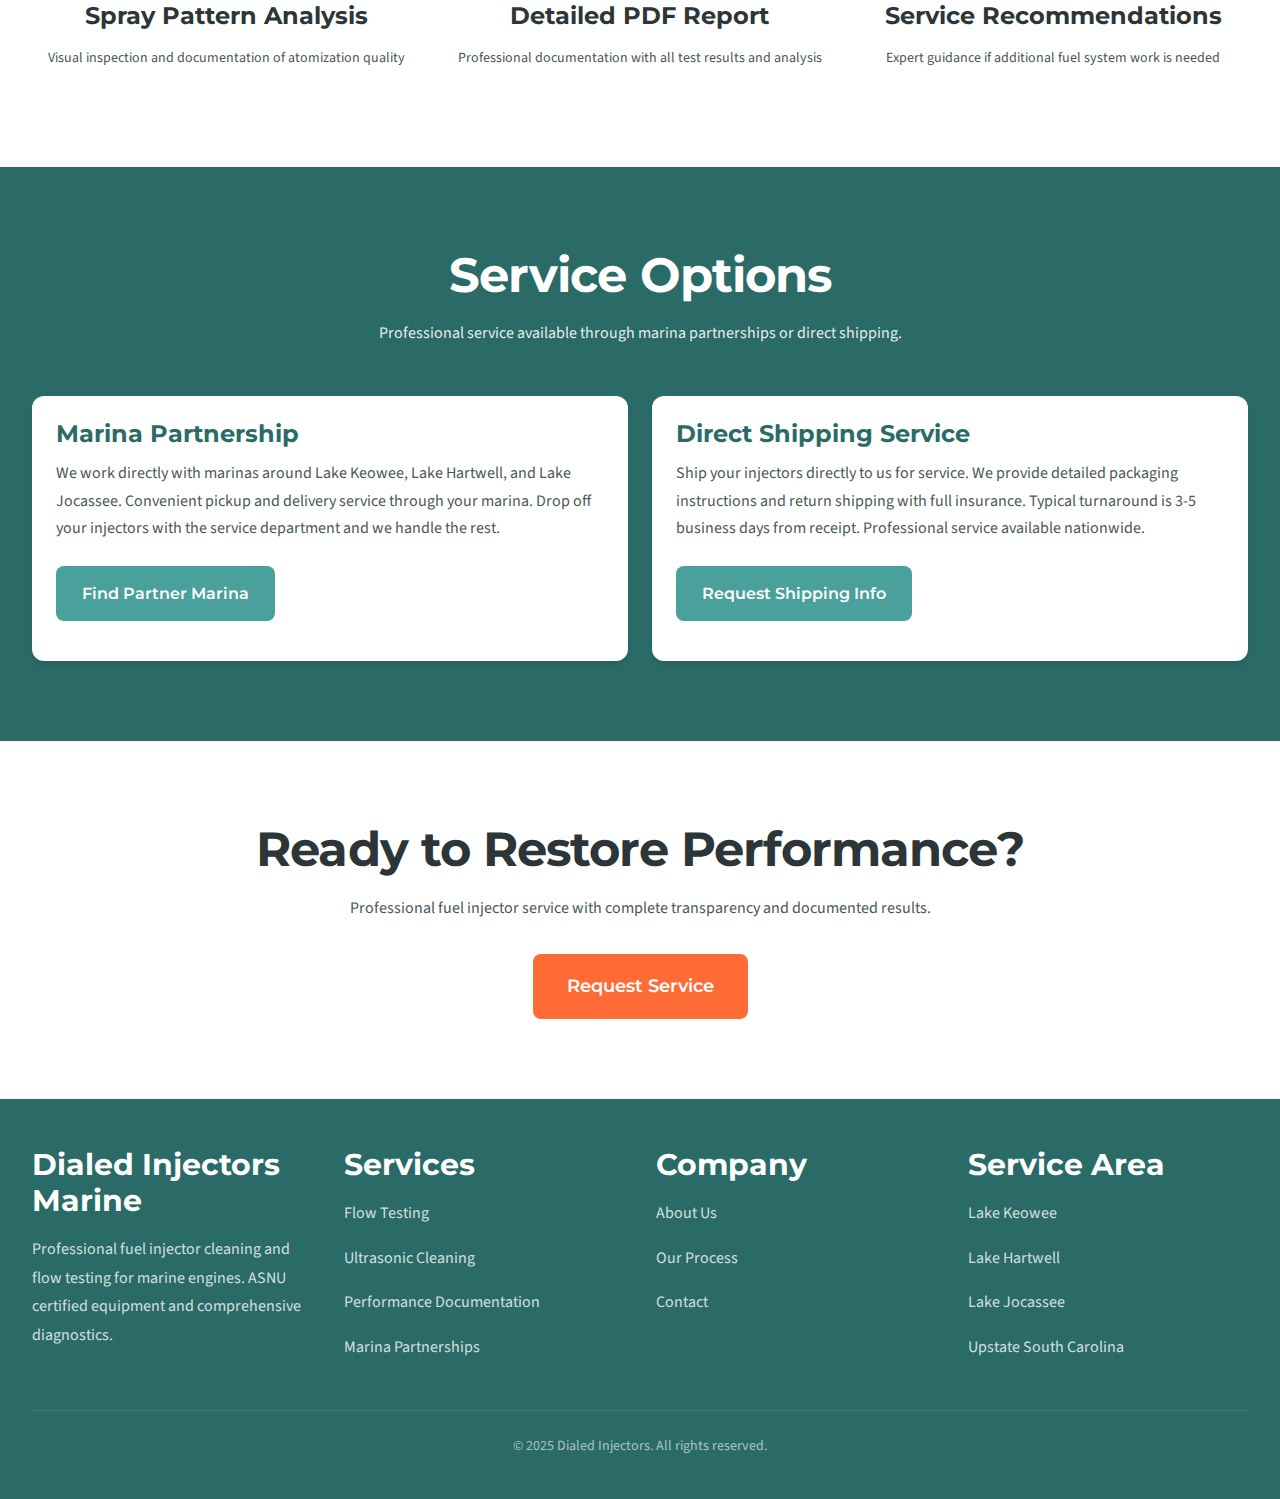
<file: marine/services.html>
<!DOCTYPE html>
<html lang="en">
<head>
    <meta charset="UTF-8">
    <meta name="viewport" content="width=device-width, initial-scale=1.0">
    <meta name="description" content="Professional marine fuel injector cleaning, flow testing, and diagnostics. ASNU M-5000 equipment. Comprehensive service with detailed documentation.">
    <title>Services | Dialed Injectors Marine</title>
    
    <!-- Google Fonts -->
    <link rel="preconnect" href="https://fonts.googleapis.com">
    <link rel="preconnect" href="https://fonts.gstatic.com" crossorigin>
    <link href="https://fonts.googleapis.com/css2?family=Montserrat:wght@600;700&family=Source+Sans+3:wght@300;400;600&display=swap" rel="stylesheet">
    
    <!-- Stylesheet -->
    <link rel="stylesheet" href="../css/main.css">
</head>
<body>

    <!-- ========== NAVIGATION - UPDATE IN ALL FILES ========== -->
    <nav class="nav">
        <div class="container">
            <div class="nav-container">
                <a href="index.html" class="nav-logo">DIALED INJECTORS</a>
                <ul class="nav-menu">
                    <li><a href="index.html" class="nav-link">Home</a></li>
                    <li><a href="services.html" class="nav-link active">Services</a></li>
                    <li><a href="about.html" class="nav-link">About</a></li>
                    <li><a href="contact.html" class="nav-link">Contact</a></li>
                    <li><a href="contact.html" class="btn btn-primary">Get Started</a></li>
                </ul>
            </div>
        </div>
    </nav>
    <!-- ========== END NAVIGATION ========== -->

    <!-- ========== PAGE HEADER ========== -->
    <section class="section bg-primary-dark">
        <div class="container text-center">
            <h1 style="color: var(--bg-white);">Professional Fuel Injector Service</h1>
            <p style="color: rgba(255,255,255,0.9); max-width: 700px; margin: 0 auto; font-size: var(--text-lg);">Complete diagnostic testing, ultrasonic cleaning, and performance verification with ASNU professional equipment.</p>
        </div>
    </section>
    <!-- ========== END PAGE HEADER ========== -->

    <!-- ========== COMPREHENSIVE SERVICE ========== -->
    <section class="section">
        <div class="container">
            <div class="text-center" style="max-width: 800px; margin: 0 auto var(--space-16);">
                <h2>What Sets Us Apart</h2>
                <p class="text-secondary">Most shops make claims about "cleaning and calibrating" injectors without the equipment to verify results. We provide complete transparency with professional-grade testing before and after every service.</p>
            </div>

            <div class="grid grid-cols-2" style="gap: var(--space-12);">
                <div>
                    <h3 style="color: var(--primary);">ASNU M-5000 Equipment</h3>
                    <p>We use ASNU professional diagnostic equipment—the same technology trusted by manufacturers, dealerships, and performance shops worldwide. This isn't consumer-grade equipment. The M-5000 provides laboratory-precision flow testing and spray pattern analysis.</p>
                    <p>Every injector is tested individually at multiple pressure points to document flow rates, spray patterns, and variance. You'll see exactly how each injector performs, not vague estimates or assumptions.</p>
                </div>
                <div style="height: 400px; background: linear-gradient(135deg, var(--primary-light), var(--primary)); border-radius: var(--radius-lg);"></div>
            </div>
        </div>
    </section>
    <!-- ========== END COMPREHENSIVE SERVICE ========== -->

    <!-- ========== SERVICE PROCESS ========== -->
    <section class="section bg-off-white">
        <div class="container">
            <div class="text-center" style="margin-bottom: var(--space-16);">
                <h2>Complete Service Process</h2>
                <p class="text-secondary">Four-stage process ensures thorough cleaning and verified performance improvement.</p>
            </div>

            <div class="grid" style="gap: var(--space-8);">
                <div class="card">
                    <div style="display: inline-block; background: var(--primary); color: var(--bg-white); padding: var(--space-2) var(--space-4); border-radius: var(--radius-md); font-family: var(--font-display); font-weight: var(--weight-bold); margin-bottom: var(--space-4);">Step 1</div>
                    <h3 class="card-title">Initial Diagnostic Testing</h3>
                    <p class="card-text">Each injector undergoes comprehensive flow testing on the ASNU diagnostic bench. We measure flow rates at operating pressure, document spray patterns, and calculate variance across the set. This baseline data shows exactly where performance issues exist.</p>
                    <p class="card-text">Common issues we identify: restricted flow from carbon buildup, uneven spray patterns from varnish deposits, significant variance indicating clogged pintle valves, and reduced atomization affecting fuel efficiency.</p>
                </div>

                <div class="card">
                    <div style="display: inline-block; background: var(--primary); color: var(--bg-white); padding: var(--space-2) var(--space-4); border-radius: var(--radius-md); font-family: var(--font-display); font-weight: var(--weight-bold); margin-bottom: var(--space-4);">Step 2</div>
                    <h3 class="card-title">Professional Ultrasonic Cleaning</h3>
                    <p class="card-text">Injectors are cleaned in a professional ultrasonic bath using specialized cleaning solution. Ultrasonic cavitation removes carbon deposits, varnish, and contaminants from internal passages and pintle valves—areas impossible to clean by other methods.</p>
                    <p class="card-text">The cleaning process restores factory-specification flow rates and spray patterns. New filter baskets and O-rings are installed on all injectors. We replace seals with OEM-quality components designed for your specific injector type.</p>
                </div>

                <div class="card">
                    <div style="display: inline-block; background: var(--primary); color: var(--bg-white); padding: var(--space-2) var(--space-4); border-radius: var(--radius-md); font-family: var(--font-display); font-weight: var(--weight-bold); margin-bottom: var(--space-4);">Step 3</div>
                    <h3 class="card-title">Post-Service Verification</h3>
                    <p class="card-text">After cleaning, every injector is retested on the diagnostic bench using the same protocols as initial testing. We document post-service flow rates, spray patterns, and variance to verify performance improvement.</p>
                    <p class="card-text">This verification testing proves the cleaning was effective. You'll see the before and after data side by side—not claims about "calibration" that can't be measured or verified.</p>
                </div>

                <div class="card">
                    <div style="display: inline-block; background: var(--primary); color: var(--bg-white); padding: var(--space-2) var(--space-4); border-radius: var(--radius-md); font-family: var(--font-display); font-weight: var(--weight-bold); margin-bottom: var(--space-4);">Step 4</div>
                    <h3 class="card-title">Comprehensive Documentation</h3>
                    <p class="card-text">You receive a detailed PDF report with complete test results: before and after flow rates for each injector, variance analysis, spray pattern observations, and service recommendations if additional work is needed.</p>
                    <p class="card-text">This documentation provides professional records for your files, proves the value of the service, and gives you confidence that your fuel system is operating at peak efficiency.</p>
                </div>
            </div>
        </div>
    </section>
    <!-- ========== END SERVICE PROCESS ========== -->

    <!-- ========== WHAT YOU GET ========== -->
    <section class="section">
        <div class="container">
            <div class="text-center" style="margin-bottom: var(--space-12);">
                <h2>What's Included</h2>
            </div>

            <div class="grid grid-cols-3">
                <div class="text-center">
                    <div style="width: 100px; height: 100px; background: var(--primary-light); border-radius: var(--radius-full); margin: 0 auto var(--space-4);"></div>
                    <h4>Complete Flow Testing</h4>
                    <p class="text-secondary" style="font-size: var(--text-sm);">Before and after diagnostics with detailed variance analysis</p>
                </div>

                <div class="text-center">
                    <div style="width: 100px; height: 100px; background: var(--primary); border-radius: var(--radius-full); margin: 0 auto var(--space-4);"></div>
                    <h4>Professional Cleaning</h4>
                    <p class="text-secondary" style="font-size: var(--text-sm);">Ultrasonic cleaning removes deposits from internal passages</p>
                </div>

                <div class="text-center">
                    <div style="width: 100px; height: 100px; background: var(--primary-dark); border-radius: var(--radius-full); margin: 0 auto var(--space-4);"></div>
                    <h4>New Seals & Filters</h4>
                    <p class="text-secondary" style="font-size: var(--text-sm);">OEM-quality O-rings and filter baskets on all injectors</p>
                </div>

                <div class="text-center">
                    <div style="width: 100px; height: 100px; background: var(--primary-light); border-radius: var(--radius-full); margin: 0 auto var(--space-4);"></div>
                    <h4>Spray Pattern Analysis</h4>
                    <p class="text-secondary" style="font-size: var(--text-sm);">Visual inspection and documentation of atomization quality</p>
                </div>

                <div class="text-center">
                    <div style="width: 100px; height: 100px; background: var(--primary); border-radius: var(--radius-full); margin: 0 auto var(--space-4);"></div>
                    <h4>Detailed PDF Report</h4>
                    <p class="text-secondary" style="font-size: var(--text-sm);">Professional documentation with all test results and analysis</p>
                </div>

                <div class="text-center">
                    <div style="width: 100px; height: 100px; background: var(--primary-dark); border-radius: var(--radius-full); margin: 0 auto var(--space-4);"></div>
                    <h4>Service Recommendations</h4>
                    <p class="text-secondary" style="font-size: var(--text-sm);">Expert guidance if additional fuel system work is needed</p>
                </div>
            </div>
        </div>
    </section>
    <!-- ========== END WHAT YOU GET ========== -->

    <!-- ========== SERVICE OPTIONS ========== -->
    <section class="section bg-primary-dark">
        <div class="container">
            <div class="text-center" style="max-width: 800px; margin: 0 auto;">
                <h2 style="color: var(--bg-white);">Service Options</h2>
                <p style="color: rgba(255,255,255,0.9); margin-bottom: var(--space-12);">Professional service available through marina partnerships or direct shipping.</p>
            </div>

            <div class="grid grid-cols-2">
                <div class="card">
                    <h3 class="card-title">Marina Partnership</h3>
                    <p class="card-text">We work directly with marinas around Lake Keowee, Lake Hartwell, and Lake Jocassee. Convenient pickup and delivery service through your marina. Drop off your injectors with the service department and we handle the rest.</p>
                    <p class="card-text" style="margin-top: var(--space-6);"><a href="contact.html" class="btn btn-secondary">Find Partner Marina</a></p>
                </div>

                <div class="card">
                    <h3 class="card-title">Direct Shipping Service</h3>
                    <p class="card-text">Ship your injectors directly to us for service. We provide detailed packaging instructions and return shipping with full insurance. Typical turnaround is 3-5 business days from receipt. Professional service available nationwide.</p>
                    <p class="card-text" style="margin-top: var(--space-6);"><a href="contact.html" class="btn btn-secondary">Request Shipping Info</a></p>
                </div>
            </div>
        </div>
    </section>
    <!-- ========== END SERVICE OPTIONS ========== -->

    <!-- ========== CTA ========== -->
    <section class="section">
        <div class="container text-center">
            <h2>Ready to Restore Performance?</h2>
            <p class="text-secondary" style="max-width: 600px; margin: 0 auto var(--space-8);">Professional fuel injector service with complete transparency and documented results.</p>
            <a href="contact.html" class="btn btn-primary btn-lg">Request Service</a>
        </div>
    </section>
    <!-- ========== END CTA ========== -->

    <!-- ========== FOOTER - UPDATE IN ALL FILES ========== -->
    <footer class="footer">
        <div class="container">
            <div class="footer-content">
                <div class="footer-section">
                    <h3>Dialed Injectors Marine</h3>
                    <p>Professional fuel injector cleaning and flow testing for marine engines. ASNU certified equipment and comprehensive diagnostics.</p>
                </div>

                <div class="footer-section">
                    <h3>Services</h3>
                    <p><a href="services.html">Flow Testing</a></p>
                    <p><a href="services.html">Ultrasonic Cleaning</a></p>
                    <p><a href="services.html">Performance Documentation</a></p>
                    <p><a href="services.html">Marina Partnerships</a></p>
                </div>

                <div class="footer-section">
                    <h3>Company</h3>
                    <p><a href="about.html">About Us</a></p>
                    <p><a href="services.html">Our Process</a></p>
                    <p><a href="contact.html">Contact</a></p>
                </div>

                <div class="footer-section">
                    <h3>Service Area</h3>
                    <p>Lake Keowee</p>
                    <p>Lake Hartwell</p>
                    <p>Lake Jocassee</p>
                    <p>Upstate South Carolina</p>
                </div>
            </div>

            <div class="footer-bottom">
                <p>&copy; 2025 Dialed Injectors. All rights reserved.</p>
            </div>
        </div>
    </footer>
    <!-- ========== END FOOTER ========== -->

</body>
</html>
</file>
<file: css/main.css>
/* ============================================
   DIALED INJECTORS - MAIN STYLESHEET
   Marine Fuel Injector Service
   ============================================ */

/* ============================================
   CSS RESET & NORMALIZATION
   ============================================ */

* {
    margin: 0;
    padding: 0;
    box-sizing: border-box;
}

html {
    font-size: 16px;
    scroll-behavior: smooth;
    -webkit-font-smoothing: antialiased;
    -moz-osx-font-smoothing: grayscale;
}

body {
    line-height: 1.6;
    overflow-x: hidden;
}

img {
    max-width: 100%;
    height: auto;
    display: block;
}

a {
    text-decoration: none;
    color: inherit;
}

button {
    border: none;
    background: none;
    cursor: pointer;
    font-family: inherit;
}

ul, ol {
    list-style: none;
}

/* ============================================
   CSS VARIABLES - BRAND SYSTEM
   ============================================ */

:root {
    /* KEOWEE CLARITY COLOR PALETTE */
    --primary: #4AA09A;           /* Keowee blue-green */
    --primary-dark: #2B6B67;      /* Underwater depth */
    --primary-light: #72BFB8;     /* Surface shimmer */
    
    --accent-flame: #FF6B35;      /* Flame orange - CTAs */
    --accent-burnt: #B8391E;      /* Burnt red - secondary CTAs */
    
    --text-primary: #2C3538;      /* Charcoal - main text */
    --text-secondary: #4A5859;    /* Steel gray - secondary text */
    
    --bg-white: #FFFFFF;          /* Pure white */
    --bg-off-white: #F8F9FA;      /* Off-white backgrounds */
    --bg-light: #E1E5E8;          /* Light gray dividers */
    
    /* TYPOGRAPHY */
    --font-display: 'Montserrat', sans-serif;
    --font-body: 'Source Sans 3', sans-serif;
    
    /* FONT WEIGHTS */
    --weight-light: 300;
    --weight-regular: 400;
    --weight-semibold: 600;
    --weight-bold: 700;
    
    /* FONT SIZES - Responsive Scale */
    --text-xs: 0.75rem;      /* 12px */
    --text-sm: 0.875rem;     /* 14px */
    --text-base: 1rem;       /* 16px */
    --text-lg: 1.125rem;     /* 18px */
    --text-xl: 1.25rem;      /* 20px */
    --text-2xl: 1.5rem;      /* 24px */
    --text-3xl: 1.875rem;    /* 30px */
    --text-4xl: 2.25rem;     /* 36px */
    --text-5xl: 3rem;        /* 48px */
    --text-6xl: 3.75rem;     /* 60px */
    
    /* SPACING SCALE - 4px base */
    --space-1: 0.25rem;      /* 4px */
    --space-2: 0.5rem;       /* 8px */
    --space-3: 0.75rem;      /* 12px */
    --space-4: 1rem;         /* 16px */
    --space-5: 1.25rem;      /* 20px */
    --space-6: 1.5rem;       /* 24px */
    --space-8: 2rem;         /* 32px */
    --space-10: 2.5rem;      /* 40px */
    --space-12: 3rem;        /* 48px */
    --space-16: 4rem;        /* 64px */
    --space-20: 5rem;        /* 80px */
    --space-24: 6rem;        /* 96px */
    
    /* LAYOUT */
    --container-sm: 640px;
    --container-md: 768px;
    --container-lg: 1024px;
    --container-xl: 1280px;
    
    /* TRANSITIONS */
    --transition-fast: 150ms ease;
    --transition-base: 250ms ease;
    --transition-slow: 350ms ease;
    
    /* SHADOWS */
    --shadow-sm: 0 1px 2px 0 rgba(0, 0, 0, 0.05);
    --shadow-md: 0 4px 6px -1px rgba(0, 0, 0, 0.1);
    --shadow-lg: 0 10px 15px -3px rgba(0, 0, 0, 0.1);
    --shadow-xl: 0 20px 25px -5px rgba(0, 0, 0, 0.1);
    
    /* BORDER RADIUS */
    --radius-sm: 0.25rem;    /* 4px */
    --radius-md: 0.5rem;     /* 8px */
    --radius-lg: 0.75rem;    /* 12px */
    --radius-xl: 1rem;       /* 16px */
    --radius-full: 9999px;   /* Fully rounded */
}

/* ============================================
   BASE TYPOGRAPHY
   ============================================ */

body {
    font-family: var(--font-body);
    font-size: var(--text-base);
    font-weight: var(--weight-regular);
    color: var(--text-primary);
    background-color: var(--bg-white);
}

h1, h2, h3, h4, h5, h6 {
    font-family: var(--font-display);
    font-weight: var(--weight-bold);
    line-height: 1.2;
    margin-bottom: var(--space-4);
    color: var(--text-primary);
}

h1 {
    font-size: var(--text-5xl);
    letter-spacing: -0.025em;
}

h2 {
    font-size: var(--text-4xl);
    letter-spacing: -0.02em;
}

h3 {
    font-size: var(--text-3xl);
}

h4 {
    font-size: var(--text-2xl);
}

h5 {
    font-size: var(--text-xl);
}

h6 {
    font-size: var(--text-lg);
}

p {
    margin-bottom: var(--space-4);
    line-height: 1.7;
}

strong, b {
    font-weight: var(--weight-semibold);
}

em, i {
    font-style: italic;
}

/* ============================================
   UTILITY CLASSES
   ============================================ */

/* CONTAINER */
.container {
    width: 100%;
    max-width: var(--container-xl);
    margin-left: auto;
    margin-right: auto;
    padding-left: var(--space-4);
    padding-right: var(--space-4);
}

.container-sm {
    max-width: var(--container-sm);
}

.container-md {
    max-width: var(--container-md);
}

.container-lg {
    max-width: var(--container-lg);
}

/* SECTION SPACING */
.section {
    padding-top: var(--space-16);
    padding-bottom: var(--space-16);
}

.section-lg {
    padding-top: var(--space-24);
    padding-bottom: var(--space-24);
}

/* TEXT UTILITIES */
.text-center {
    text-align: center;
}

.text-left {
    text-align: left;
}

.text-right {
    text-align: right;
}

.text-primary {
    color: var(--primary);
}

.text-secondary {
    color: var(--text-secondary);
}

.text-white {
    color: var(--bg-white);
}

/* BACKGROUND UTILITIES */
.bg-white {
    background-color: var(--bg-white);
}

.bg-off-white {
    background-color: var(--bg-off-white);
}

.bg-primary {
    background-color: var(--primary);
    color: var(--bg-white);
}

.bg-primary-dark {
    background-color: var(--primary-dark);
    color: var(--bg-white);
}

/* FLEXBOX UTILITIES */
.flex {
    display: flex;
}

.flex-col {
    flex-direction: column;
}

.items-center {
    align-items: center;
}

.justify-center {
    justify-content: center;
}

.justify-between {
    justify-content: space-between;
}

.gap-4 {
    gap: var(--space-4);
}

.gap-6 {
    gap: var(--space-6);
}

.gap-8 {
    gap: var(--space-8);
}

/* GRID UTILITIES */
.grid {
    display: grid;
    gap: var(--space-6);
}

.grid-cols-2 {
    grid-template-columns: repeat(2, 1fr);
}

.grid-cols-3 {
    grid-template-columns: repeat(3, 1fr);
}

.grid-cols-4 {
    grid-template-columns: repeat(4, 1fr);
}

/* ============================================
   COMPONENT STYLES
   ============================================ */

/* BUTTONS */
.btn {
    display: inline-block;
    padding: var(--space-3) var(--space-6);
    font-family: var(--font-display);
    font-size: var(--text-base);
    font-weight: var(--weight-semibold);
    text-align: center;
    border-radius: var(--radius-md);
    transition: all var(--transition-base);
    cursor: pointer;
    border: 2px solid transparent;
}

.btn-primary {
    background-color: var(--accent-flame);
    color: var(--bg-white);
}

.btn-primary:hover {
    background-color: var(--accent-burnt);
    transform: translateY(-2px);
    box-shadow: var(--shadow-md);
}

.btn-secondary {
    background-color: var(--primary);
    color: var(--bg-white);
}

.btn-secondary:hover {
    background-color: var(--primary-dark);
    transform: translateY(-2px);
    box-shadow: var(--shadow-md);
}

.btn-outline {
    background-color: transparent;
    color: var(--bg-white);
    border-color: var(--bg-white);
}

.btn-outline:hover {
    background-color: var(--bg-white);
    color: var(--primary);
}

.btn-lg {
    padding: var(--space-4) var(--space-8);
    font-size: var(--text-lg);
}

/* CARDS */
.card {
    background-color: var(--bg-white);
    border-radius: var(--radius-lg);
    padding: var(--space-6);
    box-shadow: var(--shadow-md);
    transition: all var(--transition-base);
}

.card:hover {
    box-shadow: var(--shadow-xl);
    transform: translateY(-4px);
}

.card-title {
    font-size: var(--text-2xl);
    margin-bottom: var(--space-3);
    color: var(--primary-dark);
}

.card-text {
    color: var(--text-secondary);
    line-height: 1.7;
}

/* NAVIGATION */
.nav {
    background-color: var(--bg-white);
    box-shadow: var(--shadow-sm);
    position: sticky;
    top: 0;
    z-index: 1000;
}

.nav-container {
    display: flex;
    justify-content: space-between;
    align-items: center;
    padding: var(--space-4) var(--space-6);
}

.nav-logo {
    font-family: var(--font-display);
    font-size: var(--text-2xl);
    font-weight: var(--weight-bold);
    color: var(--primary);
}

.nav-menu {
    display: flex;
    gap: var(--space-6);
    align-items: center;
}

.nav-link {
    font-family: var(--font-display);
    font-weight: var(--weight-semibold);
    color: var(--text-primary);
    transition: color var(--transition-fast);
}

.nav-link:hover {
    color: var(--primary);
}

.nav-link.active {
    color: var(--primary);
    border-bottom: 2px solid var(--primary);
}

/* HERO SECTION */
.hero {
    min-height: 80vh;
    display: flex;
    align-items: center;
    background: linear-gradient(135deg, var(--primary-dark) 0%, var(--primary) 100%);
    color: var(--bg-white);
    position: relative;
    overflow: hidden;
}

.hero::before {
    content: '';
    position: absolute;
    top: 0;
    left: 0;
    right: 0;
    bottom: 0;
    background: url('data:image/svg+xml,<svg width="100" height="100" xmlns="http://www.w3.org/2000/svg"><defs><pattern id="grid" width="100" height="100" patternUnits="userSpaceOnUse"><path d="M 100 0 L 0 0 0 100" fill="none" stroke="rgba(255,255,255,0.05)" stroke-width="1"/></pattern></defs><rect width="100%" height="100%" fill="url(%23grid)"/></svg>');
    opacity: 0.3;
}

.hero-content {
    position: relative;
    z-index: 1;
}

.hero h1 {
    color: var(--bg-white);
    margin-bottom: var(--space-6);
}

.hero p {
    font-size: var(--text-xl);
    margin-bottom: var(--space-8);
    opacity: 0.95;
}

/* FOOTER */
.footer {
    background-color: var(--primary-dark);
    color: var(--bg-white);
    padding: var(--space-12) 0 var(--space-6);
}

.footer-content {
    display: grid;
    grid-template-columns: repeat(auto-fit, minmax(250px, 1fr));
    gap: var(--space-8);
    margin-bottom: var(--space-8);
}

.footer-section h3 {
    color: var(--bg-white);
    margin-bottom: var(--space-4);
}

.footer-section p,
.footer-section a {
    color: rgba(255, 255, 255, 0.8);
    line-height: 1.8;
}

.footer-section a:hover {
    color: var(--primary-light);
}

.footer-bottom {
    border-top: 1px solid rgba(255, 255, 255, 0.1);
    padding-top: var(--space-6);
    text-align: center;
    color: rgba(255, 255, 255, 0.6);
    font-size: var(--text-sm);
}

/* ============================================
   RESPONSIVE DESIGN - MOBILE FIRST
   ============================================ */

/* Mobile (default styles above) */

/* Tablet: 768px+ */
@media (min-width: 768px) {
    :root {
        --text-5xl: 3.75rem;   /* 60px */
        --text-4xl: 2.75rem;   /* 44px */
    }
    
    .container {
        padding-left: var(--space-6);
        padding-right: var(--space-6);
    }
    
    .hero {
        min-height: 85vh;
    }
    
    .grid-cols-2 {
        grid-template-columns: repeat(2, 1fr);
    }
}

/* Desktop: 1024px+ */
@media (min-width: 1024px) {
    :root {
        --text-5xl: 4.5rem;    /* 72px */
        --text-4xl: 3rem;      /* 48px */
    }
    
    .section {
        padding-top: var(--space-20);
        padding-bottom: var(--space-20);
    }
    
    .section-lg {
        padding-top: var(--space-32);
        padding-bottom: var(--space-32);
    }
    
    .hero {
        min-height: 90vh;
    }
    
    .grid-cols-3 {
        grid-template-columns: repeat(3, 1fr);
    }
}

/* Large Desktop: 1280px+ */
@media (min-width: 1280px) {
    .container {
        padding-left: var(--space-8);
        padding-right: var(--space-8);
    }
    
    .grid-cols-4 {
        grid-template-columns: repeat(4, 1fr);
    }
}

/* ============================================
   ACCESSIBILITY
   ============================================ */

/* Focus states for keyboard navigation */
a:focus,
button:focus,
input:focus,
textarea:focus {
    outline: 2px solid var(--primary);
    outline-offset: 2px;
}

/* Reduce motion for users who prefer it */
@media (prefers-reduced-motion: reduce) {
    * {
        animation-duration: 0.01ms !important;
        animation-iteration-count: 1 !important;
        transition-duration: 0.01ms !important;
        scroll-behavior: auto !important;
    }
}

/* Screen reader only content */
.sr-only {
    position: absolute;
    width: 1px;
    height: 1px;
    padding: 0;
    margin: -1px;
    overflow: hidden;
    clip: rect(0, 0, 0, 0);
    white-space: nowrap;
    border-width: 0;
}

/* ============================================
   MOBILE OPTIMIZATIONS
   ============================================ */

/* Mobile: below 768px */
@media (max-width: 767px) {
    /* Logo visibility and sizing on mobile */
    .nav-logo-img {
        height: 50px !important;
        display: block !important;
    }
    
    /* Stack ALL grid layouts to single column on mobile */
    .grid,
    .grid-cols-2,
    .grid-cols-3,
    .grid-cols-4 {
        grid-template-columns: 1fr !important;
    }
    
    /* Override any inline grid styles for mobile */
    .grid[style*="grid-template-columns"] {
        grid-template-columns: 1fr !important;
    }
    
    /* Reduce hero height on mobile */
    .hero {
        min-height: 70vh !important;
    }
    
    /* Smaller section padding on mobile */
    .section {
        padding-top: var(--space-12);
        padding-bottom: var(--space-12);
    }
    
    .section-lg {
        padding-top: var(--space-16);
        padding-bottom: var(--space-16);
    }
    
    /* Adjust typography for mobile */
    h1 {
        font-size: var(--text-4xl);
    }
    
    h2 {
        font-size: var(--text-3xl);
    }
    
    /* Better mobile button sizing */
    .btn-lg {
        padding: var(--space-3) var(--space-6);
        font-size: var(--text-base);
    }
    
    /* Improve mobile nav spacing */
    .nav-container {
        padding: var(--space-3) var(--space-4);
    }
    
    .nav-menu {
        gap: var(--space-4);
        font-size: var(--text-sm);
    }
}
</file>
